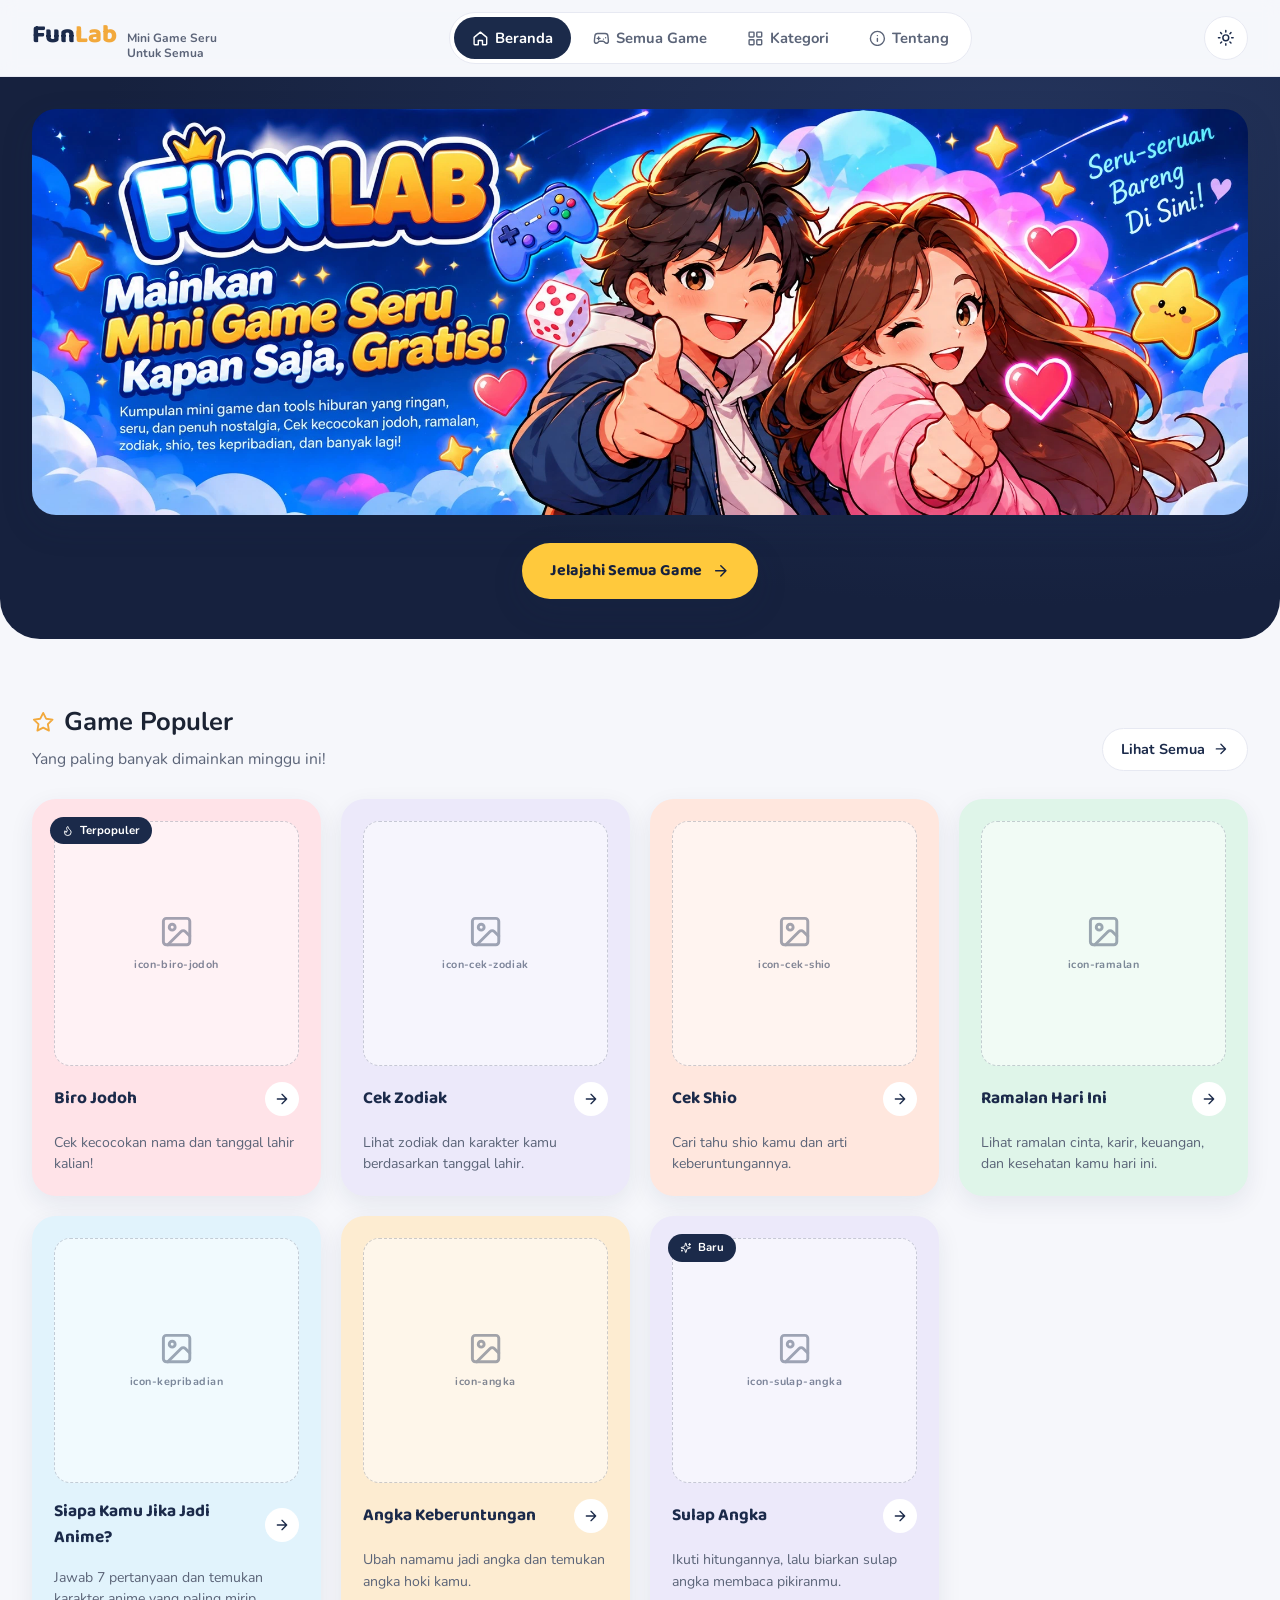
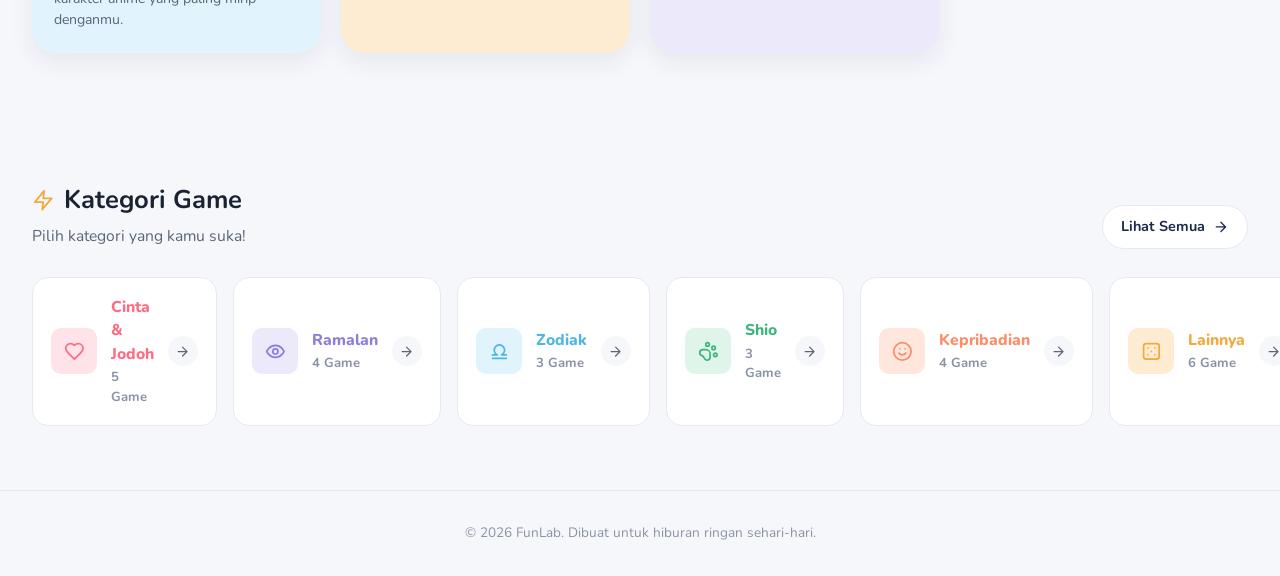
<file: index.html>
<!DOCTYPE html>
<html lang="id">
<head>
  <meta charset="UTF-8">
  <meta name="viewport" content="width=device-width, initial-scale=1.0">
  <title>FunLab — Mini Game Seru Untuk Semua</title>
  <meta name="description" content="Kumpulan mini game dan tools hiburan ringan: cek kecocokan jodoh, ramalan, zodiak, shio, tes kepribadian, sulap angka, dan banyak lagi.">
  <link rel="stylesheet" href="assets/css/style.css">
</head>
<body>

  <!-- ============ HEADER ============ -->
  <header class="site-header">
    <div class="container">
      <a href="index.html" class="logo">
        <span class="logo-mark">Fun<span>Lab</span></span>
        <span class="logo-tagline">Mini Game Seru<br>Untuk Semua</span>
      </a>

      <nav class="main-nav">
        <a href="index.html" class="active"><i data-icon="home"></i> Beranda</a>
        <a href="#game-populer"><i data-icon="gamepad"></i> Semua Game</a>
        <a href="#kategori"><i data-icon="grid"></i> Kategori</a>
        <a href="#tentang"><i data-icon="info"></i> Tentang</a>
      </nav>

      <button class="theme-toggle" type="button" aria-label="Ganti tema"></button>
    </div>
  </header>

  <!-- ============ HERO ============ -->
  <section class="hero">
    <div class="container">
      <h1 class="sr-only">Mainkan Mini Game Seru Kapan Saja, Gratis!</h1>
      <div class="hero-visual">
        <img class="hero-banner" src="assets/images/hero-banner.webp" width="2170" height="725" alt="FunLab — kumpulan mini game seru untuk semua" fetchpriority="high">
      </div>
      <div class="hero-cta">
        <a href="#game-populer" class="btn-primary">Jelajahi Semua Game <i data-icon="arrow-right"></i></a>
      </div>
    </div>
  </section>

  <!-- ============ GAME POPULER ============ -->
  <section class="section" id="game-populer">
    <div class="container">
      <div class="section-head">
        <div>
          <div class="section-title"><span class="icon"><i data-icon="star"></i></span> Game Populer</div>
          <p class="section-sub">Yang paling banyak dimainkan minggu ini!</p>
        </div>
        <a href="#kategori" class="btn-ghost">Lihat Semua <i data-icon="arrow-right"></i></a>
      </div>

      <div class="game-grid">

        <a class="game-card" style="--card-bg: var(--coral-100)" href="games/biro-jodoh/index.html" target="_blank" rel="noopener">
          <span class="badge"><i data-icon="flame"></i> Terpopuler</span>
          <div class="img-placeholder" data-asset="icon-biro-jodoh" style="--ph-color: rgba(255,255,255,0.55)"><i data-icon="image"></i></div>
          <h3>Biro Jodoh <span class="arrow"><i data-icon="arrow-right"></i></span></h3>
          <p>Cek kecocokan nama dan tanggal lahir kalian!</p>
        </a>

        <a class="game-card" style="--card-bg: var(--purple-100)" href="games/cek-zodiak/index.html" target="_blank" rel="noopener">
          <div class="img-placeholder" data-asset="icon-cek-zodiak" style="--ph-color: rgba(255,255,255,0.55)"><i data-icon="image"></i></div>
          <h3>Cek Zodiak <span class="arrow"><i data-icon="arrow-right"></i></span></h3>
          <p>Lihat zodiak dan karakter kamu berdasarkan tanggal lahir.</p>
        </a>

        <a class="game-card" style="--card-bg: var(--peach-100)" href="games/cek-shio/index.html" target="_blank" rel="noopener">
          <div class="img-placeholder" data-asset="icon-cek-shio" style="--ph-color: rgba(255,255,255,0.55)"><i data-icon="image"></i></div>
          <h3>Cek Shio <span class="arrow"><i data-icon="arrow-right"></i></span></h3>
          <p>Cari tahu shio kamu dan arti keberuntungannya.</p>
        </a>

        <a class="game-card" style="--card-bg: var(--green-100)" href="games/ramalan-hari-ini/index.html" target="_blank" rel="noopener">
          <div class="img-placeholder" data-asset="icon-ramalan" style="--ph-color: rgba(255,255,255,0.55)"><i data-icon="image"></i></div>
          <h3>Ramalan Hari Ini <span class="arrow"><i data-icon="arrow-right"></i></span></h3>
          <p>Lihat ramalan cinta, karir, keuangan, dan kesehatan kamu hari ini.</p>
        </a>

        <a class="game-card" style="--card-bg: var(--sky-100)" href="games/tes-kepribadian/index.html" target="_blank" rel="noopener">
          <div class="img-placeholder" data-asset="icon-kepribadian" style="--ph-color: rgba(255,255,255,0.55)"><i data-icon="image"></i></div>
          <h3>Siapa Kamu Jika Jadi Anime? <span class="arrow"><i data-icon="arrow-right"></i></span></h3>
          <p>Jawab 7 pertanyaan dan temukan karakter anime yang paling mirip denganmu.</p>
        </a>

        <a class="game-card" style="--card-bg: var(--gold-100)" href="games/angka-keberuntungan/index.html" target="_blank" rel="noopener">
          <div class="img-placeholder" data-asset="icon-angka" style="--ph-color: rgba(255,255,255,0.55)"><i data-icon="image"></i></div>
          <h3>Angka Keberuntungan <span class="arrow"><i data-icon="arrow-right"></i></span></h3>
          <p>Ubah namamu jadi angka dan temukan angka hoki kamu.</p>
        </a>

        <a class="game-card" style="--card-bg: var(--purple-100)" href="games/sulap-angka/index.html" target="_blank" rel="noopener">
          <span class="badge"><i data-icon="sparkles"></i> Baru</span>
          <div class="img-placeholder" data-asset="icon-sulap-angka" style="--ph-color: rgba(255,255,255,0.55)"><i data-icon="image"></i></div>
          <h3>Sulap Angka <span class="arrow"><i data-icon="arrow-right"></i></span></h3>
          <p>Ikuti hitungannya, lalu biarkan sulap angka membaca pikiranmu.</p>
        </a>

      </div>
    </div>
  </section>

  <!-- ============ KATEGORI ============ -->
  <section class="section" id="kategori">
    <div class="container">
      <div class="section-head">
        <div>
          <div class="section-title"><span class="icon"><i data-icon="zap"></i></span> Kategori Game</div>
          <p class="section-sub">Pilih kategori yang kamu suka!</p>
        </div>
        <a href="#game-populer" class="btn-ghost">Lihat Semua <i data-icon="arrow-right"></i></a>
      </div>

      <div class="category-grid">

        <a class="category-card" href="#game-populer" style="--cat-bg: var(--coral-100); --cat-color: var(--coral-500)">
          <div class="icon-box"><i data-icon="heart"></i></div>
          <div>
            <div class="cat-name">Cinta &amp; Jodoh</div>
            <div class="cat-count">5 Game</div>
          </div>
          <div class="cat-arrow"><i data-icon="arrow-right"></i></div>
        </a>

        <a class="category-card" href="#game-populer" style="--cat-bg: var(--purple-100); --cat-color: var(--purple-500)">
          <div class="icon-box"><i data-icon="eye"></i></div>
          <div>
            <div class="cat-name">Ramalan</div>
            <div class="cat-count">4 Game</div>
          </div>
          <div class="cat-arrow"><i data-icon="arrow-right"></i></div>
        </a>

        <a class="category-card" href="#game-populer" style="--cat-bg: var(--sky-100); --cat-color: var(--sky-500)">
          <div class="icon-box"><i data-icon="z-libra"></i></div>
          <div>
            <div class="cat-name">Zodiak</div>
            <div class="cat-count">3 Game</div>
          </div>
          <div class="cat-arrow"><i data-icon="arrow-right"></i></div>
        </a>

        <a class="category-card" href="#game-populer" style="--cat-bg: var(--green-100); --cat-color: var(--green-500)">
          <div class="icon-box"><i data-icon="paw"></i></div>
          <div>
            <div class="cat-name">Shio</div>
            <div class="cat-count">3 Game</div>
          </div>
          <div class="cat-arrow"><i data-icon="arrow-right"></i></div>
        </a>

        <a class="category-card" href="#game-populer" style="--cat-bg: var(--peach-100); --cat-color: var(--peach-500)">
          <div class="icon-box"><i data-icon="smile"></i></div>
          <div>
            <div class="cat-name">Kepribadian</div>
            <div class="cat-count">4 Game</div>
          </div>
          <div class="cat-arrow"><i data-icon="arrow-right"></i></div>
        </a>

        <a class="category-card" href="#game-populer" style="--cat-bg: var(--gold-100); --cat-color: var(--gold-500)">
          <div class="icon-box"><i data-icon="dice"></i></div>
          <div>
            <div class="cat-name">Lainnya</div>
            <div class="cat-count">6 Game</div>
          </div>
          <div class="cat-arrow"><i data-icon="arrow-right"></i></div>
        </a>

      </div>
    </div>
  </section>

  <!-- ============ FOOTER ============ -->
  <footer class="site-footer" id="tentang">
    <div class="container">
      <p>© 2026 FunLab. Dibuat untuk hiburan ringan sehari-hari.</p>
    </div>
  </footer>

  <script src="assets/js/icons.js"></script>
  <script src="assets/js/main.js"></script>
</body>
</html>
</file>
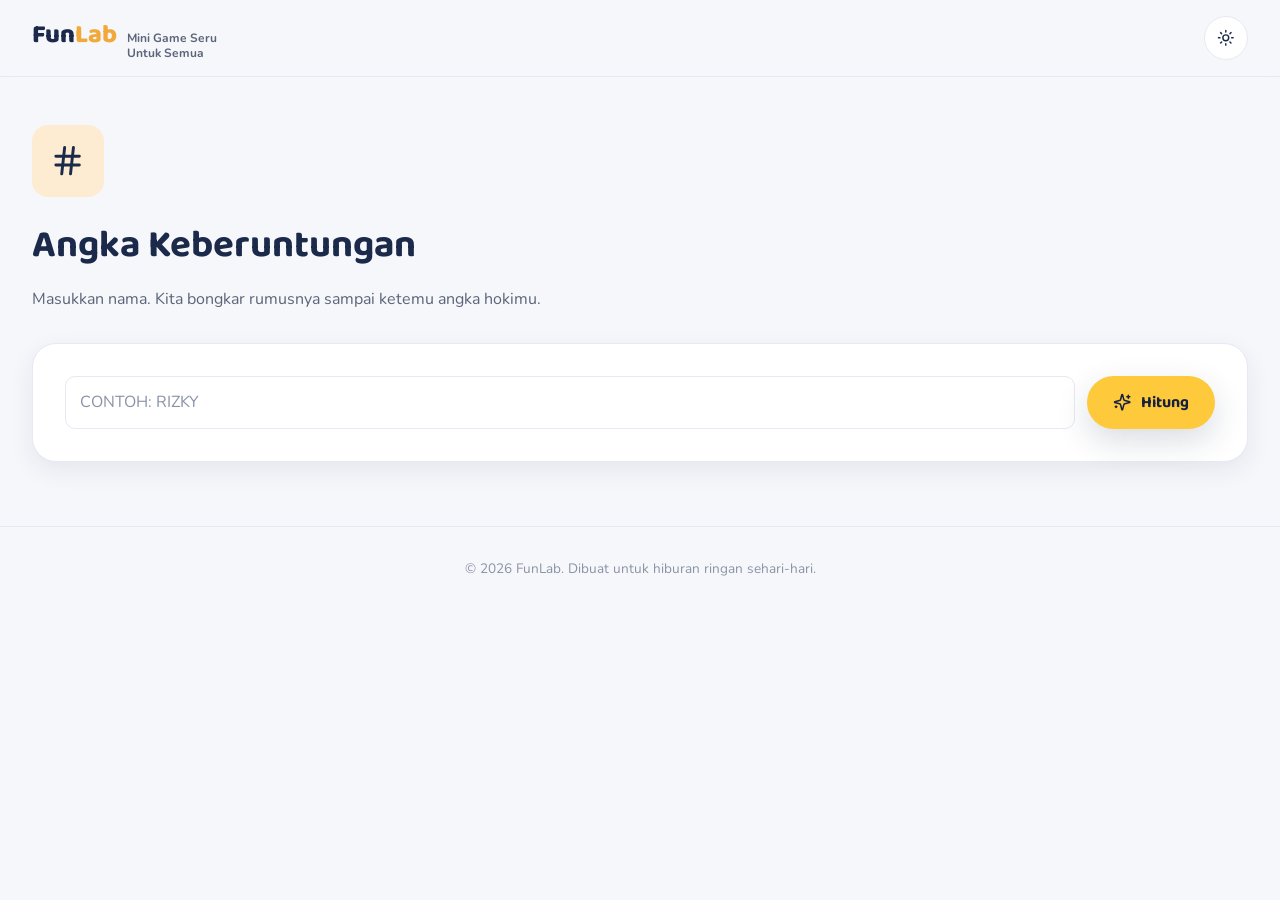
<file: games/angka-keberuntungan/index.html>
<!DOCTYPE html>
<html lang="id">
<head>
  <meta charset="UTF-8">
  <meta name="viewport" content="width=device-width, initial-scale=1.0">
  <title>Angka Keberuntungan — FunLab</title>
  <meta name="description" content="Ubah namamu jadi angka dan bongkar rumusnya sampai ketemu angka keberuntunganmu.">
  <link rel="stylesheet" href="../../assets/css/style.css">
  <link rel="stylesheet" href="style.css">
</head>
<body>

  <header class="site-header">
    <div class="container">
      <a href="../../index.html" class="logo">
        <span class="logo-mark">Fun<span>Lab</span></span>
        <span class="logo-tagline">Mini Game Seru<br>Untuk Semua</span>
      </a>
      <button class="theme-toggle" type="button" aria-label="Ganti tema"></button>
    </div>
  </header>

  <section class="game-page-hero">
    <div class="container">
      <div class="icon-box" style="--cat-bg: var(--gold-100)"><i data-icon="hash"></i></div>
      <h1>Angka Keberuntungan</h1>
      <p>Masukkan nama. Kita bongkar rumusnya sampai ketemu angka hokimu.</p>
    </div>
  </section>

  <section class="section" style="padding-top: 0;">
    <div class="container">
      <div class="game-panel">

        <div class="name-row">
          <input class="input" id="name" maxlength="40" placeholder="Contoh: RIZKY" autocomplete="off" aria-label="Nama kamu">
          <button class="btn btn-primary" id="calculate" type="button"><i data-icon="sparkles"></i> Hitung</button>
        </div>

        <p class="form-error" id="error" role="alert" hidden></p>

        <section id="loading" class="calc-loading" hidden aria-live="polite">
          <div class="spin"><i data-icon="hash"></i></div>
          <div class="loading-title" id="loadingText">Membaca nama...</div>
          <div class="loading-sub" id="loadingSub">Menyiapkan rumus</div>
          <div class="progress"><div class="progress-fill" id="loadingBar"></div></div>
        </section>

        <section id="result" hidden aria-live="polite">
          <div class="lucky-name" id="displayName"></div>

          <div class="lucky-number-box">
            <small>ANGKA KEBERUNTUNGAN</small>
            <div class="lucky-number" id="final">0</div>
          </div>

          <div class="formula">
            <div class="formula-title"><i data-icon="calculator"></i> Rumusnya</div>

            <div class="formula-step">
              <b>1. Ubah setiap huruf menjadi angka</b>
              <div class="letters" id="letters"></div>
            </div>

            <div class="formula-step">
              <b>2. Jumlahkan semua angka</b>
              <div class="formula-line" id="sumStep"></div>
            </div>

            <div class="formula-step">
              <b>3. Jika lebih dari 9, jumlahkan digitnya lagi</b>
              <div class="formula-line" id="reduceStep"></div>
            </div>
          </div>

          <div class="meaning"><i data-icon="sparkles"></i><span id="meaning"></span></div>

          <button class="btn btn-secondary btn-block" id="again" type="button" style="margin-top:16px"><i data-icon="rotate-ccw"></i> Coba Nama Lain</button>
        </section>

      </div>
    </div>
  </section>

  <footer class="site-footer">
    <div class="container">
      <p>© 2026 FunLab. Dibuat untuk hiburan ringan sehari-hari.</p>
    </div>
  </footer>

  <script src="../../assets/js/icons.js"></script>
  <script src="../../assets/js/main.js"></script>
  <script src="script.js"></script>
</body>
</html>
</file>
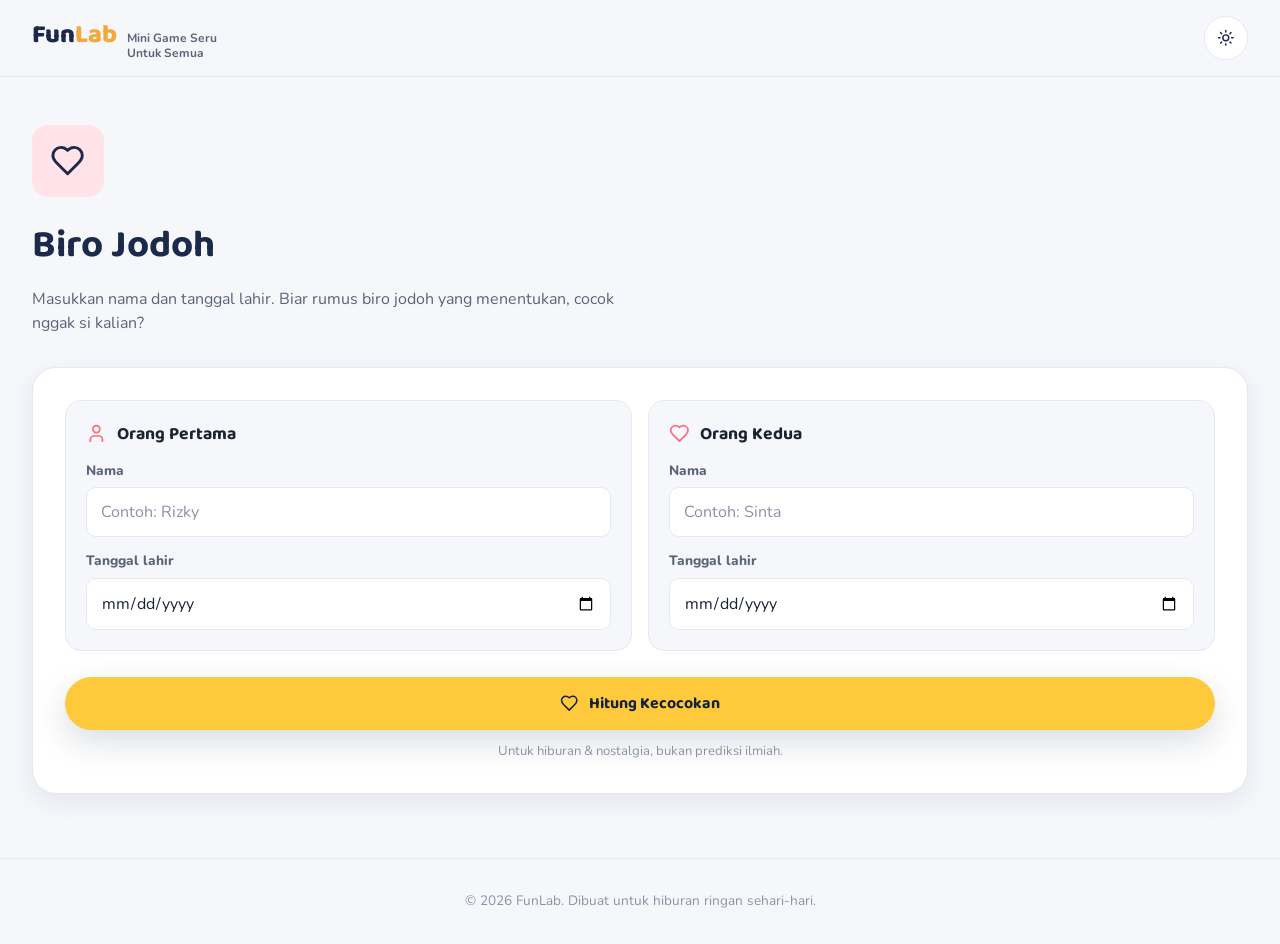
<file: games/biro-jodoh/index.html>
<!DOCTYPE html>
<html lang="id">
<head>
  <meta charset="UTF-8">
  <meta name="viewport" content="width=device-width, initial-scale=1.0">
  <title>Biro Jodoh — FunLab</title>
  <meta name="description" content="Cek kecocokan nama dan tanggal lahir kalian!">
  <link rel="stylesheet" href="../../assets/css/style.css">
  <link rel="stylesheet" href="style.css">
</head>
<body>

  <header class="site-header">
    <div class="container">
      <a href="../../index.html" class="logo">
        <span class="logo-mark">Fun<span>Lab</span></span>
        <span class="logo-tagline">Mini Game Seru<br>Untuk Semua</span>
      </a>
      <button class="theme-toggle" type="button" aria-label="Ganti tema"></button>
    </div>
  </header>

  <section class="game-page-hero">
    <div class="container">
      <div class="icon-box" style="--cat-bg: var(--coral-100)"><i data-icon="heart"></i></div>
      <h1>Biro Jodoh</h1>
      <p>Masukkan nama dan tanggal lahir. Biar rumus biro jodoh yang menentukan, cocok nggak si kalian?</p>
    </div>
  </section>

  <section class="section" style="padding-top: 0;">
    <div class="container">
      <div class="game-panel">

        <div class="couple-grid">
          <div class="person-form">
            <div class="form-title"><i data-icon="user"></i> Orang Pertama</div>
            <div class="form-field">
              <label for="n1">Nama</label>
              <input class="input" id="n1" placeholder="Contoh: Rizky" maxlength="40" autocomplete="off">
            </div>
            <div class="form-field">
              <label for="d1">Tanggal lahir</label>
              <input class="input" id="d1" type="date">
            </div>
          </div>

          <div class="person-form">
            <div class="form-title"><i data-icon="heart"></i> Orang Kedua</div>
            <div class="form-field">
              <label for="n2">Nama</label>
              <input class="input" id="n2" placeholder="Contoh: Sinta" maxlength="40" autocomplete="off">
            </div>
            <div class="form-field">
              <label for="d2">Tanggal lahir</label>
              <input class="input" id="d2" type="date">
            </div>
          </div>
        </div>

        <p class="form-error" id="error" role="alert" hidden></p>

        <button class="btn btn-primary btn-block" id="go" type="button"><i data-icon="heart"></i> Hitung Kecocokan</button>
        <p class="note">Untuk hiburan &amp; nostalgia, bukan prediksi ilmiah.</p>

        <section id="result" hidden aria-live="polite">
          <div class="names">
            <span id="rn1"></span>
            <span class="names-heart"><i data-icon="heart"></i></span>
            <span id="rn2"></span>
          </div>

          <div class="score">
            <small>TINGKAT KECOCOKAN</small>
            <div class="score-num"><strong id="score">0</strong><span>%</span></div>
            <div class="meter"><span class="meter-fill" id="bar"></span></div>
          </div>

          <div class="stats">
            <div class="stat"><i data-icon="heart"></i><b id="a">0%</b><small>Chemistry</small></div>
            <div class="stat"><i data-icon="message"></i><b id="b">0%</b><small>Komunikasi</small></div>
            <div class="stat"><i data-icon="user"></i><b id="c">0%</b><small>Karakter</small></div>
            <div class="stat"><i data-icon="star"></i><b id="d">0%</b><small>Hoki</small></div>
          </div>

          <div class="people">
            <div class="person">
              <div class="person-name" id="p1"></div>
              <div class="person-meta">
                <div><i data-icon="star"></i> Zodiak: <strong id="z1"></strong></div>
                <div><i data-icon="paw"></i> Shio: <strong id="s1"></strong></div>
                <div><i data-icon="sparkles"></i> Elemen: <strong id="e1"></strong></div>
              </div>
            </div>
            <div class="person">
              <div class="person-name" id="p2"></div>
              <div class="person-meta">
                <div><i data-icon="star"></i> Zodiak: <strong id="z2"></strong></div>
                <div><i data-icon="paw"></i> Shio: <strong id="s2"></strong></div>
                <div><i data-icon="sparkles"></i> Elemen: <strong id="e2"></strong></div>
              </div>
            </div>
          </div>

          <div class="verdict"><span id="verdictIcon"></span><span id="v"></span></div>

          <button class="btn btn-secondary btn-block" id="reset" type="button" style="margin-top:16px"><i data-icon="rotate-ccw"></i> Coba Lagi</button>
        </section>

      </div>
    </div>
  </section>

  <footer class="site-footer">
    <div class="container">
      <p>© 2026 FunLab. Dibuat untuk hiburan ringan sehari-hari.</p>
    </div>
  </footer>

  <script src="../../assets/js/icons.js"></script>
  <script src="../../assets/js/main.js"></script>
  <script src="script.js"></script>
</body>
</html>
</file>
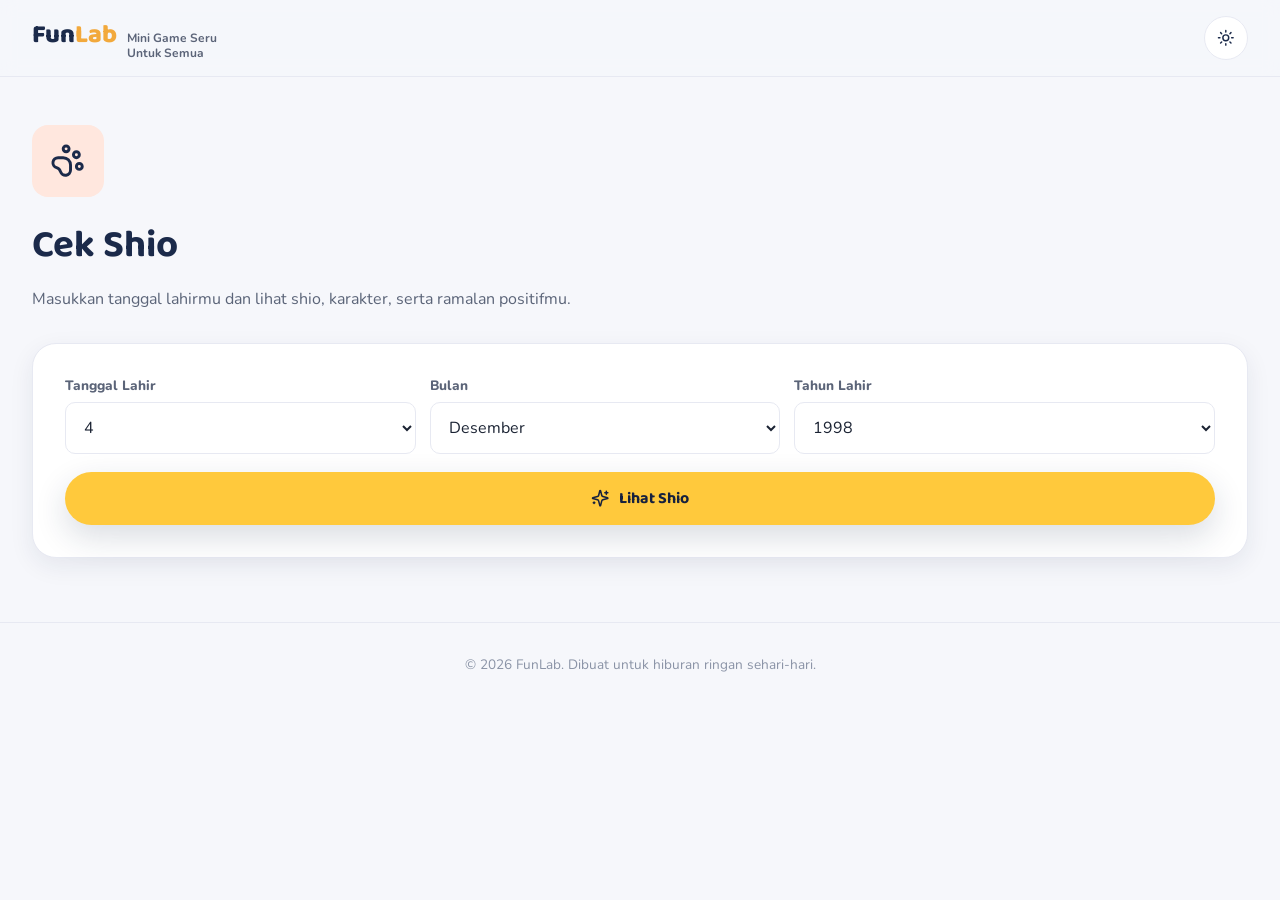
<file: games/cek-shio/index.html>
<!DOCTYPE html>
<html lang="id">
<head>
  <meta charset="UTF-8">
  <meta name="viewport" content="width=device-width, initial-scale=1.0">
  <title>Cek Shio — FunLab</title>
  <meta name="description" content="Cari tahu shio kamu dan arti keberuntungannya.">
  <link rel="stylesheet" href="../../assets/css/style.css">
  <link rel="stylesheet" href="style.css">
</head>
<body>

  <header class="site-header">
    <div class="container">
      <a href="../../index.html" class="logo">
        <span class="logo-mark">Fun<span>Lab</span></span>
        <span class="logo-tagline">Mini Game Seru<br>Untuk Semua</span>
      </a>
      <button class="theme-toggle" type="button" aria-label="Ganti tema"></button>
    </div>
  </header>

  <section class="game-page-hero">
    <div class="container">
      <div class="icon-box" style="--cat-bg: var(--peach-100)"><i data-icon="paw"></i></div>
      <h1>Cek Shio</h1>
      <p>Masukkan tanggal lahirmu dan lihat shio, karakter, serta ramalan positifmu.</p>
    </div>
  </section>

  <section class="section" style="padding-top: 0;">
    <div class="container">
      <div class="game-panel">

        <form id="form" class="date-form" novalidate>
          <div class="form-field">
            <label for="day">Tanggal Lahir</label>
            <select class="select" id="day"></select>
          </div>
          <div class="form-field">
            <label for="month">Bulan</label>
            <select class="select" id="month"></select>
          </div>
          <div class="form-field">
            <label for="year">Tahun Lahir</label>
            <select class="select" id="year"></select>
          </div>
          <button type="submit" class="btn btn-primary btn-block"><i data-icon="sparkles"></i> Lihat Shio</button>
        </form>

        <p class="form-error" id="error" role="alert" hidden></p>

        <section id="result" class="shio-result" hidden aria-live="polite">
          <div class="s-hero">
            <div class="s-symbol" id="symbol" lang="zh"></div>
            <div class="s-name" id="shio"></div>
            <div class="s-period" id="period"></div>
            <div class="s-meta">
              <div class="pill" id="element"></div>
              <div class="pill"><i data-icon="calendar"></i> <span id="birth"></span></div>
            </div>
            <p class="s-imlek" id="imlek-note" hidden></p>
          </div>

          <div class="s-aura">
            <div class="s-aura-title"><i data-icon="sparkles"></i> Aura Kamu</div>
            <div class="s-aura-name" id="aura"></div>
            <p id="auraMeaning"></p>
          </div>

          <div class="s-grid">
            <div class="s-box"><div class="s-box-title"><i data-icon="wallet"></i> Keuangan</div><p id="money"></p></div>
            <div class="s-box"><div class="s-box-title"><i data-icon="heart"></i> Percintaan</div><p id="love"></p></div>
            <div class="s-box"><div class="s-box-title"><i data-icon="briefcase"></i> Karier</div><p id="career"></p></div>
            <div class="s-box"><div class="s-box-title"><i data-icon="users"></i> Sosial</div><p id="social"></p></div>
            <div class="s-box"><div class="s-box-title"><i data-icon="zap"></i> Energi</div><p id="energy"></p></div>
            <div class="s-box"><div class="s-box-title"><i data-icon="star"></i> Peluang</div><p id="opportunity"></p></div>
          </div>

          <div class="s-lucky">
            <div class="s-lucky-item"><span><i data-icon="paw"></i> Hewan Keberuntungan</span><strong id="luckyAnimal"></strong></div>
            <div class="s-lucky-item"><span><i data-icon="hash"></i> Angka Keberuntungan</span><strong id="luckyNumber"></strong></div>
            <div class="s-lucky-item"><span><i data-icon="sparkles"></i> Warna Keberuntungan</span><strong id="color"></strong></div>
          </div>

          <p class="note">Ramalan ini dibuat untuk hiburan dan refleksi ringan, bukan prediksi pasti tentang masa depan. Shio ditentukan berdasarkan tahun lahir dalam siklus 12 tahun.</p>
          <button type="button" class="btn btn-secondary btn-block" id="reset" style="margin-top:16px"><i data-icon="rotate-ccw"></i> Cek Tahun Lain</button>
        </section>

      </div>
    </div>
  </section>

  <footer class="site-footer">
    <div class="container">
      <p>© 2026 FunLab. Dibuat untuk hiburan ringan sehari-hari.</p>
    </div>
  </footer>

  <script src="../../assets/js/icons.js"></script>
  <script src="../../assets/js/main.js"></script>
  <script src="script.js"></script>
</body>
</html>
</file>
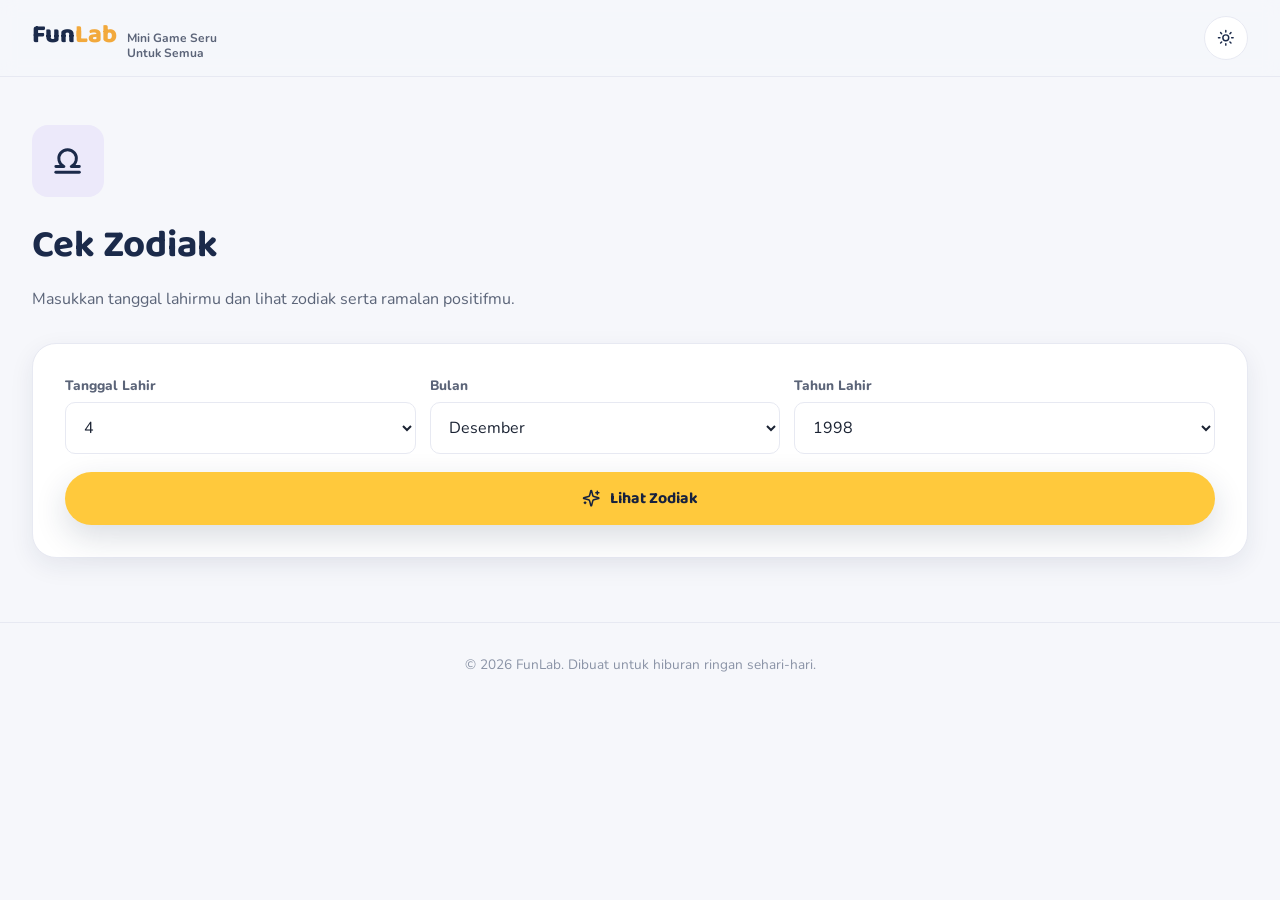
<file: games/cek-zodiak/index.html>
<!DOCTYPE html>
<html lang="id">
<head>
  <meta charset="UTF-8">
  <meta name="viewport" content="width=device-width, initial-scale=1.0">
  <title>Cek Zodiak — FunLab</title>
  <meta name="description" content="Lihat zodiak dan karakter kamu berdasarkan tanggal lahir.">
  <link rel="stylesheet" href="../../assets/css/style.css">
  <link rel="stylesheet" href="style.css">
</head>
<body>

  <header class="site-header">
    <div class="container">
      <a href="../../index.html" class="logo">
        <span class="logo-mark">Fun<span>Lab</span></span>
        <span class="logo-tagline">Mini Game Seru<br>Untuk Semua</span>
      </a>
      <button class="theme-toggle" type="button" aria-label="Ganti tema"></button>
    </div>
  </header>

  <section class="game-page-hero">
    <div class="container">
      <div class="icon-box" style="--cat-bg: var(--purple-100)"><i data-icon="z-libra"></i></div>
      <h1>Cek Zodiak</h1>
      <p>Masukkan tanggal lahirmu dan lihat zodiak serta ramalan positifmu.</p>
    </div>
  </section>

  <section class="section" style="padding-top: 0;">
    <div class="container">
      <div class="game-panel">

        <form id="form" class="date-form" novalidate>
          <div class="form-field">
            <label for="day">Tanggal Lahir</label>
            <select class="select" id="day"></select>
          </div>
          <div class="form-field">
            <label for="month">Bulan</label>
            <select class="select" id="month"></select>
          </div>
          <div class="form-field">
            <label for="year">Tahun Lahir</label>
            <select class="select" id="year"></select>
          </div>
          <button type="submit" class="btn btn-primary btn-block"><i data-icon="sparkles"></i> Lihat Zodiak</button>
        </form>

        <p class="form-error" id="error" role="alert" hidden></p>

        <section id="result" class="zodiac-result" hidden aria-live="polite">
          <div class="z-hero">
            <div class="z-symbol" id="symbol"></div>
            <div class="z-name" id="zodiac"></div>
            <div class="z-period" id="period"></div>
            <div class="z-meta">
              <div class="pill" id="element"></div>
              <div class="pill"><i data-icon="calendar"></i> <span id="birth"></span></div>
            </div>
          </div>

          <div class="z-grid">
            <div class="z-box"><div class="z-box-title"><i data-icon="wallet"></i> Keuangan</div><p id="money"></p></div>
            <div class="z-box"><div class="z-box-title"><i data-icon="heart"></i> Percintaan</div><p id="love"></p></div>
            <div class="z-box"><div class="z-box-title"><i data-icon="briefcase"></i> Karier</div><p id="career"></p></div>
            <div class="z-box"><div class="z-box-title"><i data-icon="users"></i> Sosial</div><p id="social"></p></div>
            <div class="z-box"><div class="z-box-title"><i data-icon="zap"></i> Energi</div><p id="energy"></p></div>
            <div class="z-box"><div class="z-box-title"><i data-icon="star"></i> Peluang</div><p id="opportunity"></p></div>
          </div>

          <div class="lucky">
            <div class="lucky-title"><i data-icon="sparkles"></i> Keberuntungan</div>
            <div class="lucky-row">Angka: <strong id="number"></strong> &nbsp;•&nbsp; Warna: <strong id="color"></strong></div>
          </div>

          <p class="note">Ramalan ini dibuat untuk hiburan dan refleksi ringan, bukan prediksi pasti tentang masa depan.</p>
          <button type="button" class="btn btn-secondary btn-block" id="reset" style="margin-top:16px"><i data-icon="rotate-ccw"></i> Cek Tanggal Lain</button>
        </section>

      </div>
    </div>
  </section>

  <footer class="site-footer">
    <div class="container">
      <p>© 2026 FunLab. Dibuat untuk hiburan ringan sehari-hari.</p>
    </div>
  </footer>

  <script src="../../assets/js/icons.js"></script>
  <script src="../../assets/js/main.js"></script>
  <script src="script.js"></script>
</body>
</html>
</file>
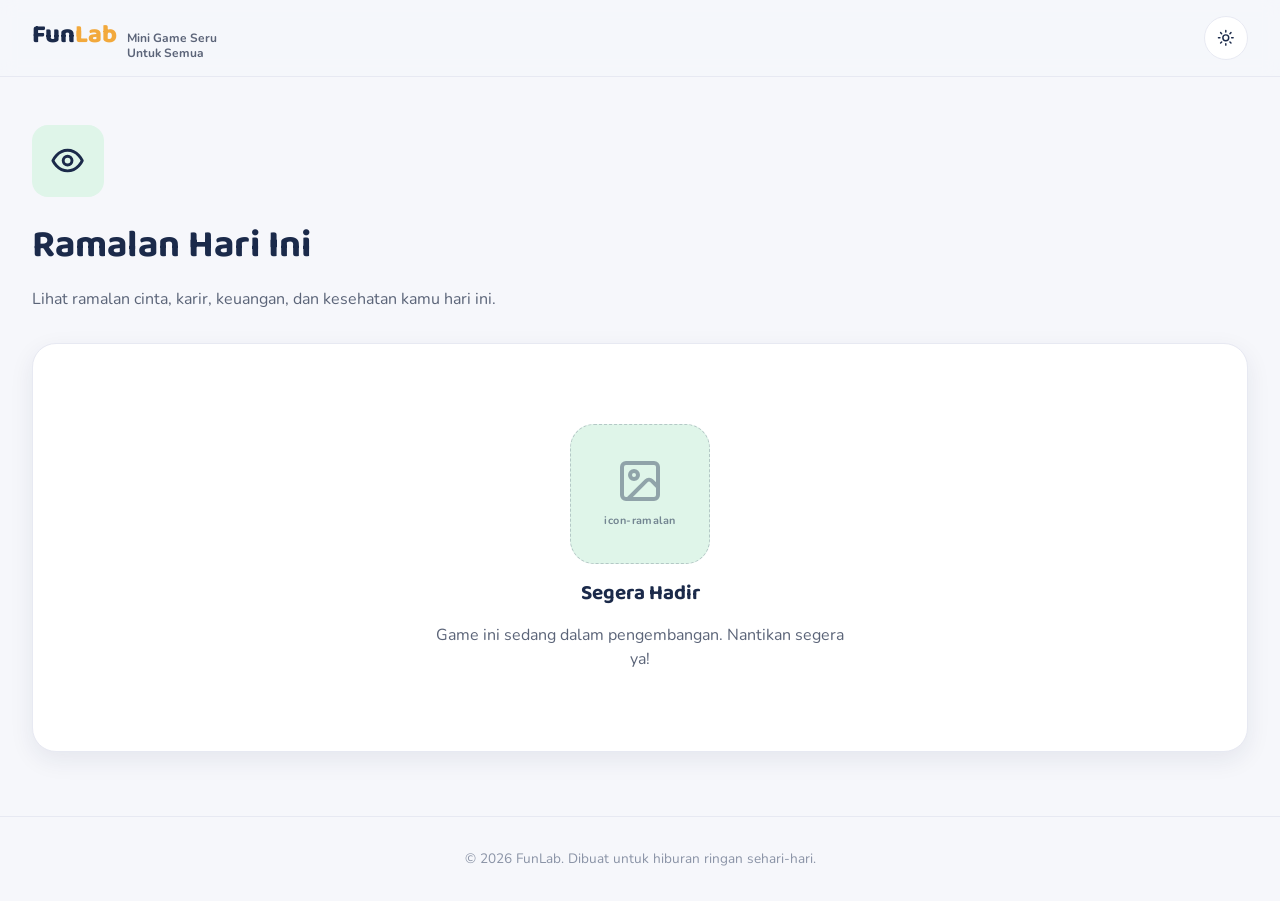
<file: games/ramalan-hari-ini/index.html>
<!DOCTYPE html>
<html lang="id">
<head>
  <meta charset="UTF-8">
  <meta name="viewport" content="width=device-width, initial-scale=1.0">
  <title>Ramalan Hari Ini — FunLab</title>
  <meta name="description" content="Lihat ramalan cinta, karir, keuangan, dan kesehatan kamu hari ini.">
  <link rel="stylesheet" href="../../assets/css/style.css">
  <link rel="stylesheet" href="style.css">
</head>
<body>

  <header class="site-header">
    <div class="container">
      <a href="../../index.html" class="logo">
        <span class="logo-mark">Fun<span>Lab</span></span>
        <span class="logo-tagline">Mini Game Seru<br>Untuk Semua</span>
      </a>
      <button class="theme-toggle" type="button" aria-label="Ganti tema"></button>
    </div>
  </header>

  <section class="game-page-hero">
    <div class="container">
      <div class="icon-box" style="--cat-bg: var(--green-100)"><i data-icon="eye"></i></div>
      <h1>Ramalan Hari Ini</h1>
      <p>Lihat ramalan cinta, karir, keuangan, dan kesehatan kamu hari ini.</p>
    </div>
  </section>

  <section class="section" style="padding-top: 0;">
    <div class="container">
      <div class="game-panel">
        <!--
          TODO: Bangun logika &amp; UI game "Ramalan Hari Ini" di sini.
          Elemen di bawah ini hanya placeholder tampilan.
        -->
        <div class="coming-soon">
          <div class="img-placeholder" data-asset="icon-ramalan" style="--ph-color: var(--green-100)"><i data-icon="image"></i></div>
          <h2>Segera Hadir</h2>
          <p>Game ini sedang dalam pengembangan. Nantikan segera ya!</p>
        </div>
      </div>
    </div>
  </section>

  <footer class="site-footer">
    <div class="container">
      <p>© 2026 FunLab. Dibuat untuk hiburan ringan sehari-hari.</p>
    </div>
  </footer>

  <script src="../../assets/js/icons.js"></script>
  <script src="../../assets/js/main.js"></script>
  <script src="script.js"></script>
</body>
</html>
</file>
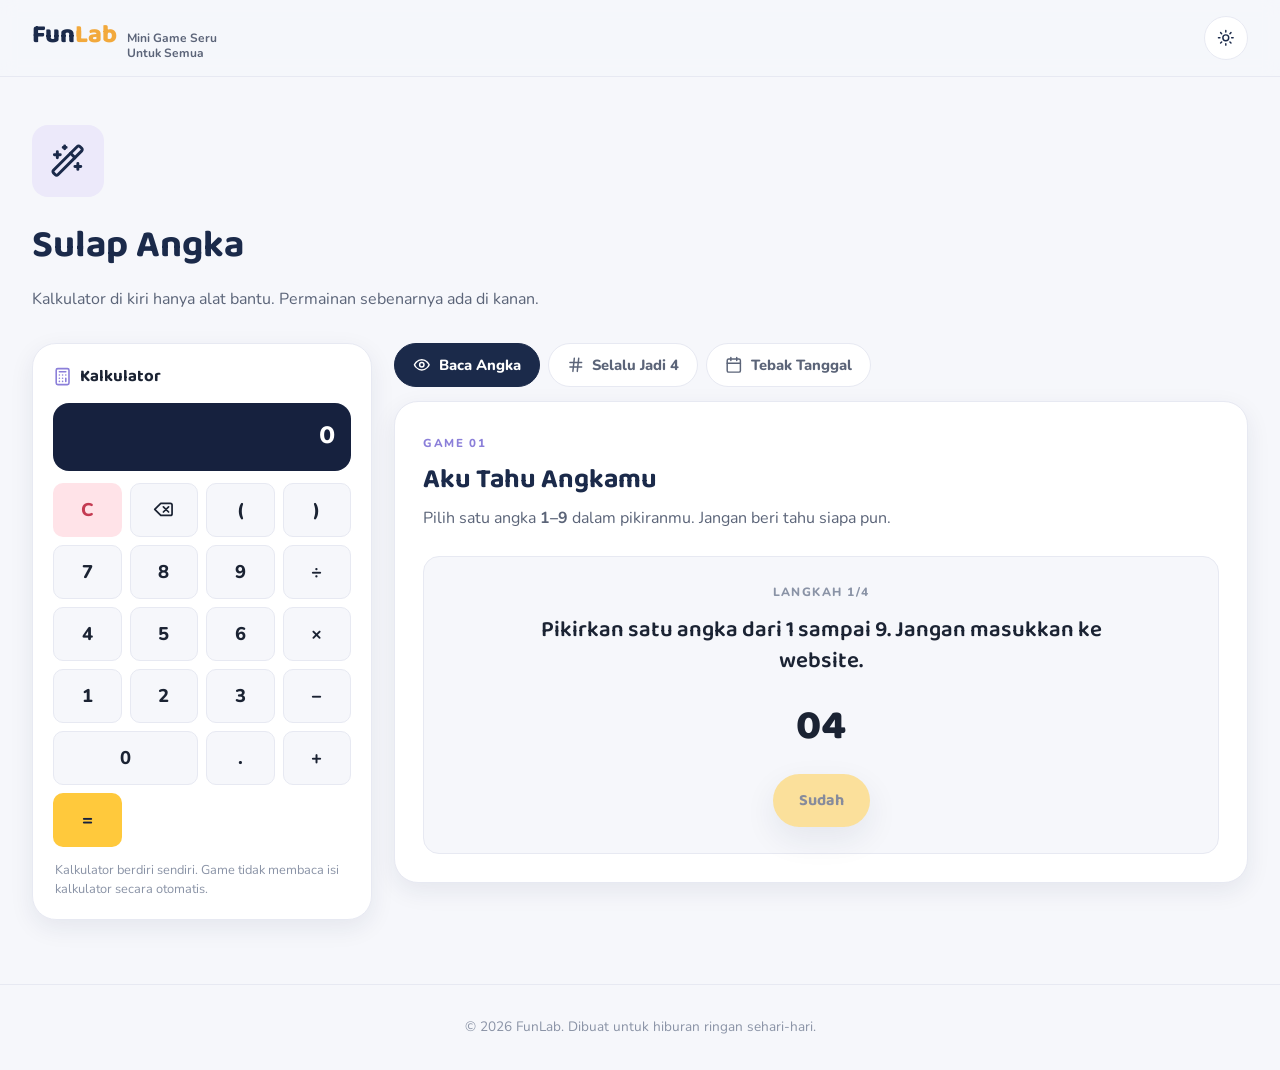
<file: games/sulap-angka/index.html>
<!DOCTYPE html>
<html lang="id">
<head>
  <meta charset="UTF-8">
  <meta name="viewport" content="width=device-width, initial-scale=1.0">
  <title>Sulap Angka — FunLab</title>
  <meta name="description" content="Ikuti hitungannya di kalkulator, lalu biarkan sulap angka membaca pikiranmu.">
  <link rel="stylesheet" href="../../assets/css/style.css">
  <link rel="stylesheet" href="style.css">
</head>
<body>

  <header class="site-header">
    <div class="container">
      <a href="../../index.html" class="logo">
        <span class="logo-mark">Fun<span>Lab</span></span>
        <span class="logo-tagline">Mini Game Seru<br>Untuk Semua</span>
      </a>
      <button class="theme-toggle" type="button" aria-label="Ganti tema"></button>
    </div>
  </header>

  <section class="game-page-hero">
    <div class="container">
      <div class="icon-box" style="--cat-bg: var(--purple-100)"><i data-icon="wand"></i></div>
      <h1>Sulap Angka</h1>
      <p>Kalkulator di kiri hanya alat bantu. Permainan sebenarnya ada di kanan.</p>
    </div>
  </section>

  <section class="section" style="padding-top: 0;">
    <div class="container">
      <div class="magic-layout">

        <!-- ============ KALKULATOR ============ -->
        <aside class="calculator">
          <div class="panel-title"><i data-icon="calculator"></i> Kalkulator</div>
          <div class="calc-display" id="display" aria-live="polite">0</div>
          <div class="keys">
            <button type="button" data-key="C" class="danger" aria-label="Hapus semua">C</button>
            <button type="button" data-key="back" aria-label="Hapus satu karakter"><i data-icon="delete"></i></button>
            <button type="button" data-key="(">(</button>
            <button type="button" data-key=")">)</button>

            <button type="button" data-key="7">7</button>
            <button type="button" data-key="8">8</button>
            <button type="button" data-key="9">9</button>
            <button type="button" data-key="/" aria-label="Bagi">÷</button>

            <button type="button" data-key="4">4</button>
            <button type="button" data-key="5">5</button>
            <button type="button" data-key="6">6</button>
            <button type="button" data-key="*" aria-label="Kali">×</button>

            <button type="button" data-key="1">1</button>
            <button type="button" data-key="2">2</button>
            <button type="button" data-key="3">3</button>
            <button type="button" data-key="-" aria-label="Kurang">−</button>

            <button type="button" data-key="0" class="zero">0</button>
            <button type="button" data-key=".">.</button>
            <button type="button" data-key="+" aria-label="Tambah">+</button>
            <button type="button" data-key="=" class="equal" aria-label="Sama dengan">=</button>
          </div>
          <p class="calc-note">Kalkulator berdiri sendiri. Game tidak membaca isi kalkulator secara otomatis.</p>
        </aside>

        <!-- ============ GAME ============ -->
        <section class="magic">
          <div class="magic-tabs" role="tablist" aria-label="Pilih sulap">
            <button type="button" class="tab" role="tab" aria-selected="true" data-game="mind"><i data-icon="eye"></i> Baca Angka</button>
            <button type="button" class="tab" role="tab" aria-selected="false" data-game="four"><i data-icon="hash"></i> Selalu Jadi 4</button>
            <button type="button" class="tab" role="tab" aria-selected="false" data-game="birth"><i data-icon="calendar"></i> Tebak Tanggal</button>
          </div>

          <!-- ---- Game 1: Baca Angka ---- -->
          <div id="mindGame" class="magic-card" role="tabpanel">
            <span class="magic-tag">GAME 01</span>
            <h2>Aku Tahu Angkamu</h2>
            <p class="magic-lead">Pilih satu angka <strong>1–9</strong> dalam pikiranmu. Jangan beri tahu siapa pun.</p>

            <div id="mindStep" class="step">
              <div class="step-number">LANGKAH <span id="mindNum">1</span>/4</div>
              <p class="step-text" id="mindInstruction"></p>
              <div class="timer" id="mindTimer" role="timer">05</div>
              <button type="button" id="mindDone" class="btn btn-primary" disabled>Sudah</button>
            </div>

            <div id="mindFinal" class="final-input" hidden>
              <label for="mindAnswer">Sekarang masukkan hasil terakhir dari kalkulator:</label>
              <input class="input" id="mindAnswer" type="number" inputmode="numeric" placeholder="Contoh: 70">
              <button type="button" id="mindReveal" class="btn btn-primary btn-block"><i data-icon="eye"></i> Baca Angkaku</button>
              <p class="secret-note">Jangan masukkan angka awalmu. Masukkan hanya hasil hitungan terakhir.</p>
            </div>

            <div id="mindResult" class="magic-result" hidden aria-live="polite">
              <div class="result-label">SAYA TAHU ANGKAMU</div>
              <div class="big" id="mindValue"></div>
              <p id="mindExplain"></p>
              <button type="button" id="mindReset" class="btn btn-secondary"><i data-icon="rotate-ccw"></i> Main Lagi</button>
            </div>
          </div>

          <!-- ---- Game 2: Selalu Jadi 4 ---- -->
          <div id="fourGame" class="magic-card" role="tabpanel" hidden>
            <span class="magic-tag">GAME 02</span>
            <h2>Selalu Jadi 4</h2>
            <p class="magic-lead">Ikuti hitungan menggunakan kalkulator di kiri.</p>

            <div id="fourStep" class="step">
              <div class="step-number">LANGKAH <span id="fourNum">1</span>/4</div>
              <p class="step-text" id="fourInstruction"></p>
              <div class="timer" id="fourTimer" role="timer">05</div>
              <button type="button" id="fourDone" class="btn btn-primary" disabled>Sudah</button>
            </div>

            <div id="fourResult" class="magic-result" hidden aria-live="polite">
              <div class="result-label">HASIL SULAP</div>
              <div class="big">4</div>
              <p>Angka apa pun yang dipilih, hasil akhirnya selalu 4.</p>
              <div class="formula-box">
                Rumusnya: (2n + 8) ÷ 2 − n = n + 4 − n = <strong>4</strong>
              </div>
              <button type="button" id="fourReset" class="btn btn-secondary"><i data-icon="rotate-ccw"></i> Main Lagi</button>
            </div>
          </div>

          <!-- ---- Game 3: Tebak Tanggal ---- -->
          <div id="birthGame" class="magic-card" role="tabpanel" hidden>
            <span class="magic-tag">GAME 03</span>
            <h2>Tebak Tanggal Lahir</h2>
            <p class="magic-lead">Ikuti rumus. Jangan masukkan tanggal lahirmu ke website.</p>

            <div id="birthStep" class="step">
              <div class="step-number">LANGKAH <span id="birthNum">1</span>/5</div>
              <p class="step-text" id="birthInstruction"></p>
              <div class="timer" id="birthTimer" role="timer">05</div>
              <button type="button" id="birthDone" class="btn btn-primary" disabled>Sudah</button>
            </div>

            <div id="birthFinal" class="final-input" hidden>
              <label for="birthAnswer">Masukkan hasil hitungan terakhir:</label>
              <input class="input" id="birthAnswer" type="number" inputmode="numeric" placeholder="Contoh: 417">
              <button type="button" id="birthReveal" class="btn btn-primary btn-block"><i data-icon="calendar"></i> Tebak Tanggal</button>
            </div>

            <div id="birthResult" class="magic-result" hidden aria-live="polite">
              <div class="result-label">HASIL SULAP</div>
              <div class="big" id="birthValue"></div>
              <p id="birthExplain"></p>
              <button type="button" id="birthReset" class="btn btn-secondary"><i data-icon="rotate-ccw"></i> Main Lagi</button>
            </div>
          </div>
        </section>

      </div>
    </div>
  </section>

  <footer class="site-footer">
    <div class="container">
      <p>© 2026 FunLab. Dibuat untuk hiburan ringan sehari-hari.</p>
    </div>
  </footer>

  <script src="../../assets/js/icons.js"></script>
  <script src="../../assets/js/main.js"></script>
  <script src="script.js"></script>
</body>
</html>
</file>
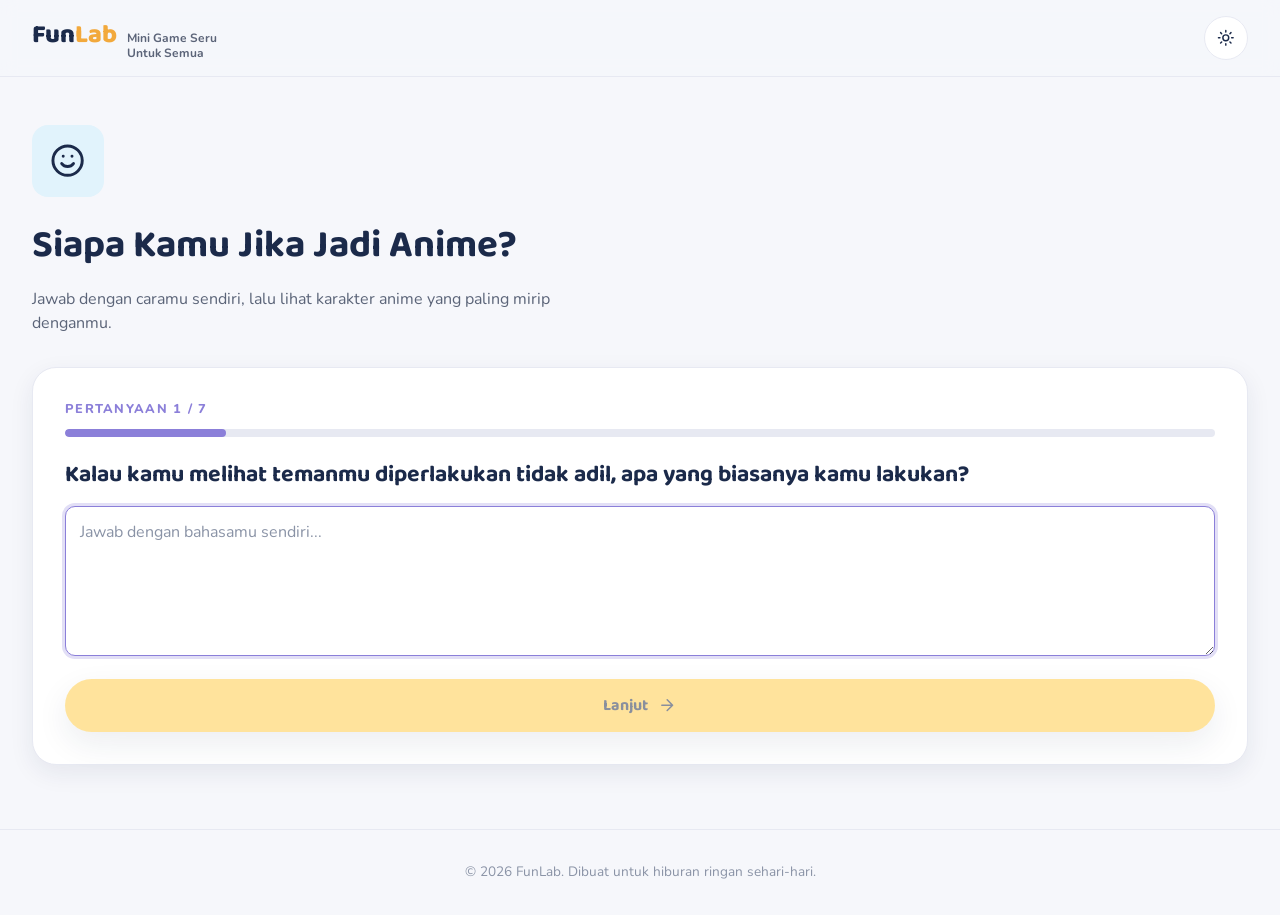
<file: games/tes-kepribadian/index.html>
<!DOCTYPE html>
<html lang="id">
<head>
  <meta charset="UTF-8">
  <meta name="viewport" content="width=device-width, initial-scale=1.0">
  <title>Siapa Kamu Jika Jadi Anime? — FunLab</title>
  <meta name="description" content="Jawab 7 pertanyaan dengan bahasamu sendiri dan temukan karakter anime yang paling mirip denganmu.">
  <link rel="stylesheet" href="../../assets/css/style.css">
  <link rel="stylesheet" href="style.css">
</head>
<body>

  <header class="site-header">
    <div class="container">
      <a href="../../index.html" class="logo">
        <span class="logo-mark">Fun<span>Lab</span></span>
        <span class="logo-tagline">Mini Game Seru<br>Untuk Semua</span>
      </a>
      <button class="theme-toggle" type="button" aria-label="Ganti tema"></button>
    </div>
  </header>

  <section class="game-page-hero">
    <div class="container">
      <div class="icon-box" style="--cat-bg: var(--sky-100)"><i data-icon="smile"></i></div>
      <h1>Siapa Kamu Jika Jadi Anime?</h1>
      <p>Jawab dengan caramu sendiri, lalu lihat karakter anime yang paling mirip denganmu.</p>
    </div>
  </section>

  <section class="section" style="padding-top: 0;">
    <div class="container">
      <div class="game-panel">

        <section id="quiz">
          <div class="a-step" id="step"></div>
          <div class="a-progress" role="progressbar" aria-valuemin="0" aria-valuemax="100" aria-valuenow="0" id="progress">
            <div class="a-bar" id="bar"></div>
          </div>
          <h2 class="a-question" id="question"></h2>
          <textarea class="a-textarea" id="answer" rows="5" maxlength="600" aria-labelledby="question"></textarea>
          <div class="a-actions">
            <button type="button" class="btn btn-secondary" id="back"><i data-icon="arrow-left"></i> Kembali</button>
            <button type="button" class="btn btn-primary" id="next" disabled>Lanjut</button>
          </div>
        </section>

        <section id="loading" class="a-loading" hidden aria-live="polite">
          <div class="a-loader" aria-hidden="true"></div>
          <strong>Membaca jawabanmu...</strong>
          <p>Mencari pola dari caramu menjawab, lalu mencocokkannya dengan karakter yang paling mirip.</p>
        </section>

        <section id="result" class="a-result" hidden aria-live="polite">
          <div class="a-hero">
            <div class="a-badge">Hasil Analisis</div>
            <div class="a-character" id="character"></div>
            <div class="a-anime" id="anime"></div>
            <div class="a-match" id="match"></div>
            <div class="a-traits" id="traits"></div>
          </div>

          <div class="a-box">
            <div class="a-box-title"><i data-icon="sparkles"></i> Kenapa kamu cocok?</div>
            <p id="reason"></p>
          </div>
          <div class="a-box">
            <div class="a-box-title"><i data-icon="user"></i> Profil karaktermu</div>
            <p id="profile"></p>
          </div>

          <p class="note">Hasil ini hanya hiburan berdasarkan pola jawabanmu. Kemiripan karakter bukan penilaian kepribadian profesional.</p>
          <button type="button" class="btn btn-secondary btn-block" id="restart" style="margin-top:16px"><i data-icon="rotate-ccw"></i> Coba Lagi</button>
        </section>

      </div>
    </div>
  </section>

  <footer class="site-footer">
    <div class="container">
      <p>© 2026 FunLab. Dibuat untuk hiburan ringan sehari-hari.</p>
    </div>
  </footer>

  <script src="../../assets/js/icons.js"></script>
  <script src="../../assets/js/main.js"></script>
  <script src="script.js"></script>
</body>
</html>
</file>
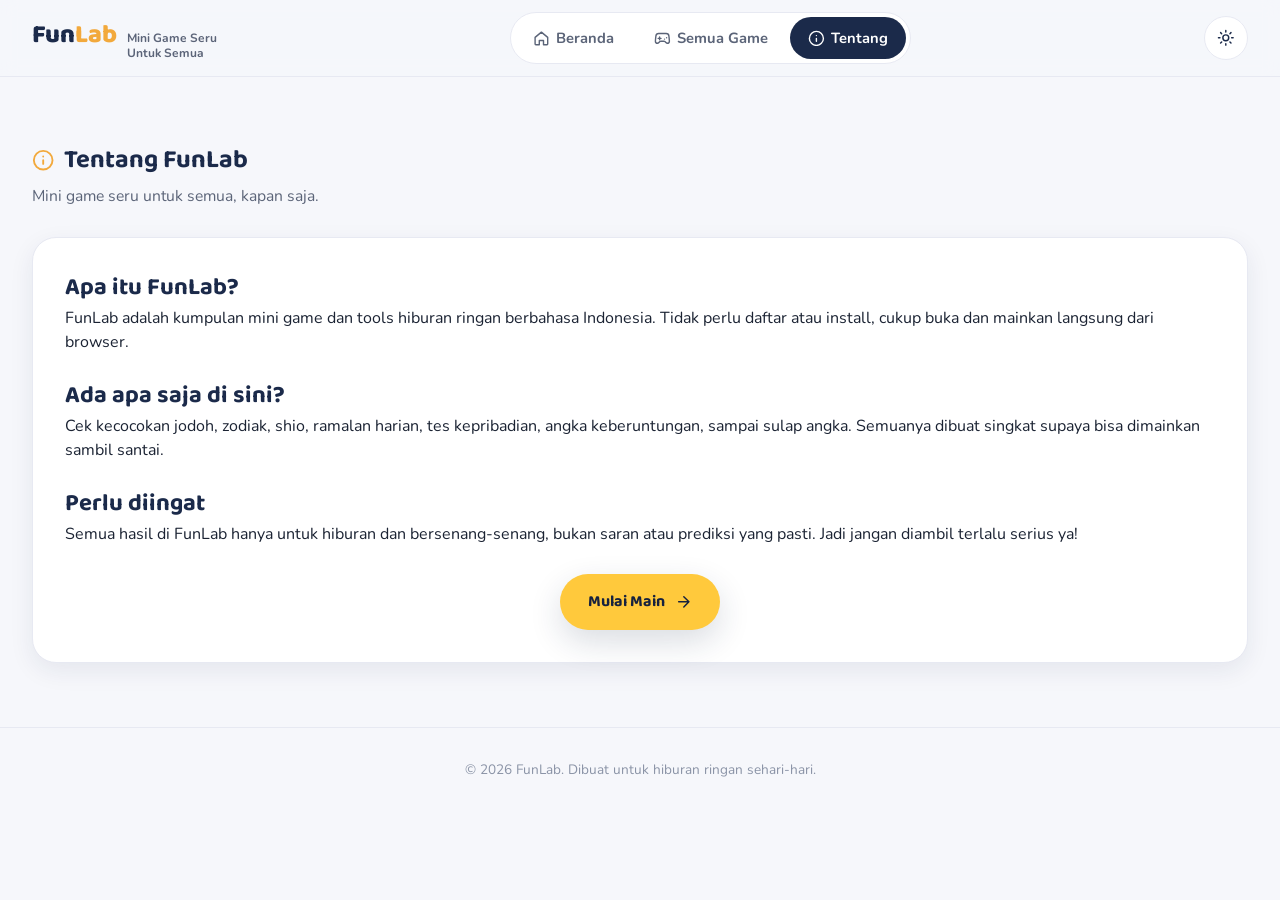
<file: about.html>
<!DOCTYPE html>
<html lang="id">
<head>
  <meta charset="UTF-8">
  <meta name="viewport" content="width=device-width, initial-scale=1.0">
  <title>Tentang — FunLab</title>
  <meta name="description" content="Tentang FunLab, kumpulan mini game seru berbahasa Indonesia untuk hiburan ringan sehari-hari.">
  <link rel="stylesheet" href="assets/css/style.css">
</head>
<body>

  <header class="site-header">
    <div class="container">
      <a href="index.html" class="logo">
        <span class="logo-mark">Fun<span>Lab</span></span>
        <span class="logo-tagline">Mini Game Seru<br>Untuk Semua</span>
      </a>

      <nav class="main-nav">
        <a href="index.html"><i data-icon="home"></i> Beranda</a>
        <a href="games.html"><i data-icon="gamepad"></i> Semua Game</a>
        <a href="about.html" class="active"><i data-icon="info"></i> Tentang</a>
      </nav>

      <button class="theme-toggle" type="button" aria-label="Ganti tema"></button>
    </div>
  </header>

  <section class="section">
    <div class="container">
      <div class="section-head">
        <div>
          <h1 class="section-title"><span class="icon"><i data-icon="info"></i></span> Tentang FunLab</h1>
          <p class="section-sub">Mini game seru untuk semua, kapan saja.</p>
        </div>
      </div>

      <div class="game-panel">
        <h2>Apa itu FunLab?</h2>
        <p>FunLab adalah kumpulan mini game dan tools hiburan ringan berbahasa Indonesia. Tidak perlu daftar atau install, cukup buka dan mainkan langsung dari browser.</p>

        <h2 style="margin-top: 24px;">Ada apa saja di sini?</h2>
        <p>Cek kecocokan jodoh, zodiak, shio, ramalan harian, tes kepribadian, angka keberuntungan, sampai sulap angka. Semuanya dibuat singkat supaya bisa dimainkan sambil santai.</p>

        <h2 style="margin-top: 24px;">Perlu diingat</h2>
        <p>Semua hasil di FunLab hanya untuk hiburan dan bersenang-senang, bukan saran atau prediksi yang pasti. Jadi jangan diambil terlalu serius ya!</p>

        <div class="hero-cta" style="margin-top: 28px;">
          <a href="games.html" class="btn-primary">Mulai Main <i data-icon="arrow-right"></i></a>
        </div>
      </div>
    </div>
  </section>

  <footer class="site-footer">
    <div class="container">
      <p>© 2026 FunLab. Dibuat untuk hiburan ringan sehari-hari.</p>
    </div>
  </footer>

  <script src="assets/js/icons.js"></script>
  <script src="assets/js/main.js"></script>
</body>
</html>
</file>
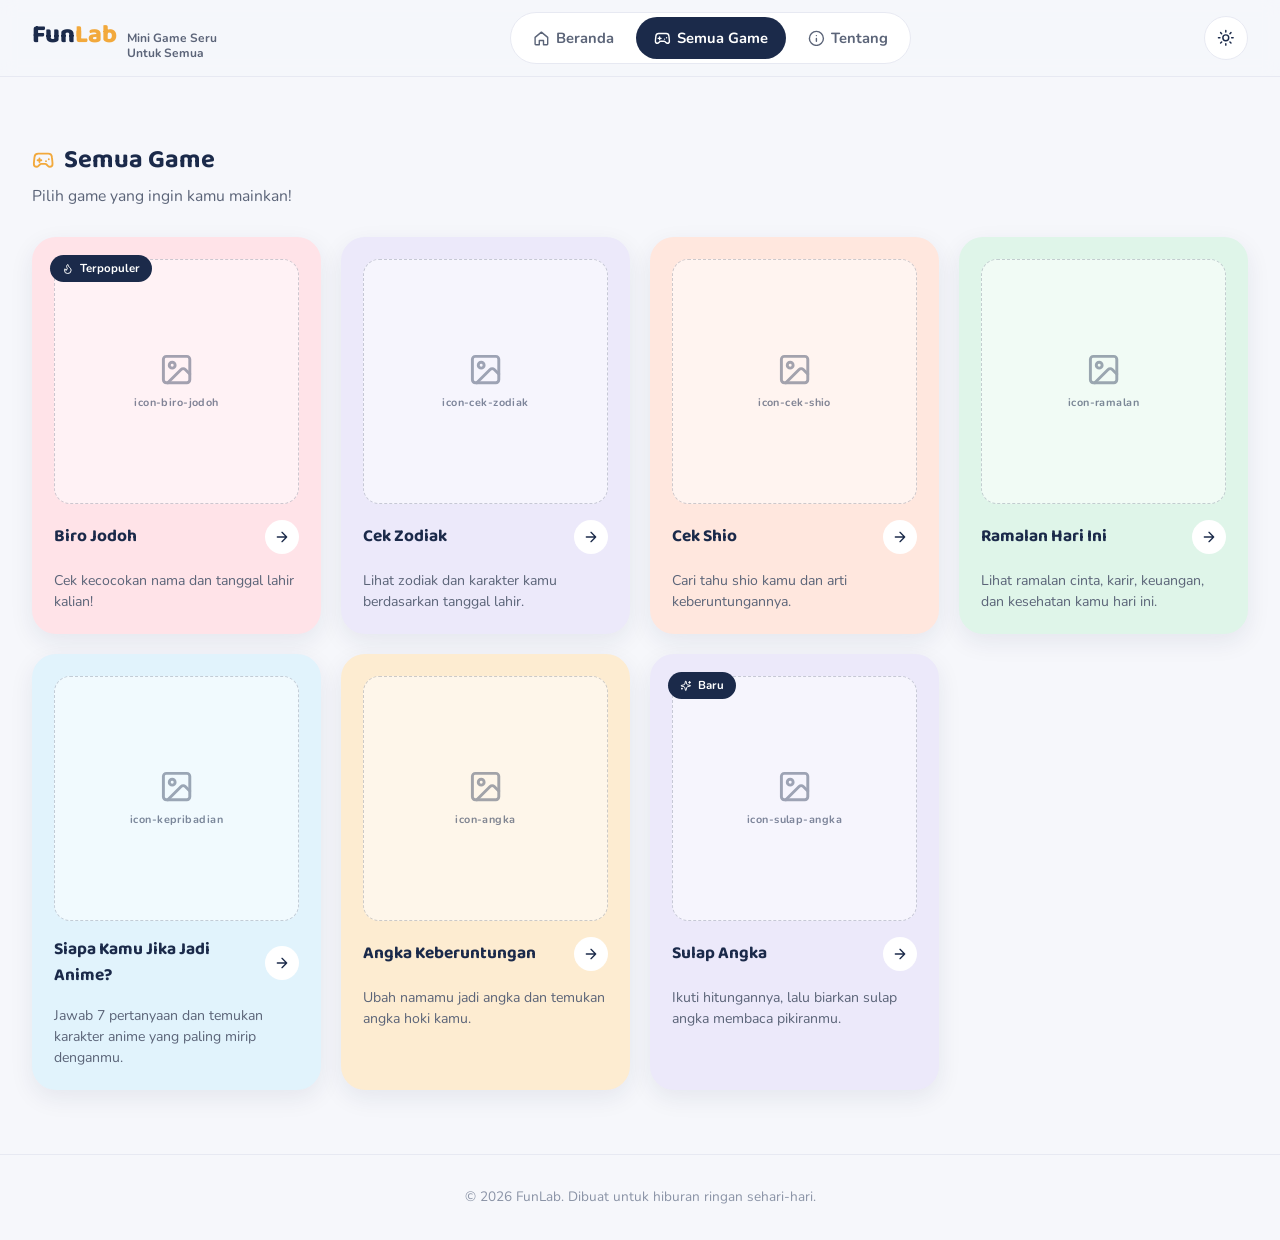
<file: games.html>
<!DOCTYPE html>
<html lang="id">
<head>
  <meta charset="UTF-8">
  <meta name="viewport" content="width=device-width, initial-scale=1.0">
  <title>Semua Game — FunLab</title>
  <meta name="description" content="Daftar lengkap mini game FunLab: jodoh, zodiak, shio, ramalan, tes kepribadian, angka keberuntungan, dan sulap angka.">
  <link rel="stylesheet" href="assets/css/style.css">
</head>
<body>

  <header class="site-header">
    <div class="container">
      <a href="index.html" class="logo">
        <span class="logo-mark">Fun<span>Lab</span></span>
        <span class="logo-tagline">Mini Game Seru<br>Untuk Semua</span>
      </a>

      <nav class="main-nav">
        <a href="index.html"><i data-icon="home"></i> Beranda</a>
        <a href="games.html" class="active"><i data-icon="gamepad"></i> Semua Game</a>
        <a href="about.html"><i data-icon="info"></i> Tentang</a>
      </nav>

      <button class="theme-toggle" type="button" aria-label="Ganti tema"></button>
    </div>
  </header>

  <section class="section">
    <div class="container">
      <div class="section-head">
        <div>
          <h1 class="section-title"><span class="icon"><i data-icon="gamepad"></i></span> Semua Game</h1>
          <p class="section-sub">Pilih game yang ingin kamu mainkan!</p>
        </div>
      </div>

      <div class="game-grid">

        <a class="game-card" style="--card-bg: var(--coral-100)" href="games/biro-jodoh/index.html" target="_blank" rel="noopener">
          <span class="badge"><i data-icon="flame"></i> Terpopuler</span>
          <div class="img-placeholder" data-asset="icon-biro-jodoh" style="--ph-color: rgba(255,255,255,0.55)"><i data-icon="image"></i></div>
          <h3>Biro Jodoh <span class="arrow"><i data-icon="arrow-right"></i></span></h3>
          <p>Cek kecocokan nama dan tanggal lahir kalian!</p>
        </a>

        <a class="game-card" style="--card-bg: var(--purple-100)" href="games/cek-zodiak/index.html" target="_blank" rel="noopener">
          <div class="img-placeholder" data-asset="icon-cek-zodiak" style="--ph-color: rgba(255,255,255,0.55)"><i data-icon="image"></i></div>
          <h3>Cek Zodiak <span class="arrow"><i data-icon="arrow-right"></i></span></h3>
          <p>Lihat zodiak dan karakter kamu berdasarkan tanggal lahir.</p>
        </a>

        <a class="game-card" style="--card-bg: var(--peach-100)" href="games/cek-shio/index.html" target="_blank" rel="noopener">
          <div class="img-placeholder" data-asset="icon-cek-shio" style="--ph-color: rgba(255,255,255,0.55)"><i data-icon="image"></i></div>
          <h3>Cek Shio <span class="arrow"><i data-icon="arrow-right"></i></span></h3>
          <p>Cari tahu shio kamu dan arti keberuntungannya.</p>
        </a>

        <a class="game-card" style="--card-bg: var(--green-100)" href="games/ramalan-hari-ini/index.html" target="_blank" rel="noopener">
          <div class="img-placeholder" data-asset="icon-ramalan" style="--ph-color: rgba(255,255,255,0.55)"><i data-icon="image"></i></div>
          <h3>Ramalan Hari Ini <span class="arrow"><i data-icon="arrow-right"></i></span></h3>
          <p>Lihat ramalan cinta, karir, keuangan, dan kesehatan kamu hari ini.</p>
        </a>

        <a class="game-card" style="--card-bg: var(--sky-100)" href="games/tes-kepribadian/index.html" target="_blank" rel="noopener">
          <div class="img-placeholder" data-asset="icon-kepribadian" style="--ph-color: rgba(255,255,255,0.55)"><i data-icon="image"></i></div>
          <h3>Siapa Kamu Jika Jadi Anime? <span class="arrow"><i data-icon="arrow-right"></i></span></h3>
          <p>Jawab 7 pertanyaan dan temukan karakter anime yang paling mirip denganmu.</p>
        </a>

        <a class="game-card" style="--card-bg: var(--gold-100)" href="games/angka-keberuntungan/index.html" target="_blank" rel="noopener">
          <div class="img-placeholder" data-asset="icon-angka" style="--ph-color: rgba(255,255,255,0.55)"><i data-icon="image"></i></div>
          <h3>Angka Keberuntungan <span class="arrow"><i data-icon="arrow-right"></i></span></h3>
          <p>Ubah namamu jadi angka dan temukan angka hoki kamu.</p>
        </a>

        <a class="game-card" style="--card-bg: var(--purple-100)" href="games/sulap-angka/index.html" target="_blank" rel="noopener">
          <span class="badge"><i data-icon="sparkles"></i> Baru</span>
          <div class="img-placeholder" data-asset="icon-sulap-angka" style="--ph-color: rgba(255,255,255,0.55)"><i data-icon="image"></i></div>
          <h3>Sulap Angka <span class="arrow"><i data-icon="arrow-right"></i></span></h3>
          <p>Ikuti hitungannya, lalu biarkan sulap angka membaca pikiranmu.</p>
        </a>

      </div>
    </div>
  </section>

  <footer class="site-footer">
    <div class="container">
      <p>© 2026 FunLab. Dibuat untuk hiburan ringan sehari-hari.</p>
    </div>
  </footer>

  <script src="assets/js/icons.js"></script>
  <script src="assets/js/main.js"></script>
</body>
</html>
</file>
<file: assets/css/style.css>
/* =========================================================
   FUNLAB — Global Stylesheet
   Dipakai oleh index.html dan semua halaman di /games/*
   ========================================================= */

@import url('https://fonts.googleapis.com/css2?family=Baloo+2:wght@500;600;700;800&family=Nunito:wght@400;600;700;800&display=swap');

:root {
  /* ---- Warna dasar ---- */
  --navy-900: #16213E;
  --navy-800: #1B2A4A;
  --navy-700: #24345C;

  --yellow-500: #FFC93C;
  --yellow-600: #F2A93C;

  --coral-500: #FF6B81;
  --coral-100: #FFE3E8;

  --purple-500: #8B7FD9;
  --purple-100: #ECE9FA;

  --peach-500: #FF8A65;
  --peach-100: #FFE7DE;

  --green-500: #3FB57E;
  --green-100: #DFF5E9;

  --sky-500: #4DB6E5;
  --sky-100: #E1F3FC;

  --gold-500: #F2A93C;
  --gold-100: #FDECD1;

  --bg: #F6F7FB;
  --surface: #FFFFFF;
  --text-900: #1B2333;
  --text-600: #5B6478;
  --text-400: #8A93A6;
  --border: #E7E9F2;

  /* ---- Tipografi ---- */
  --font-display: 'Baloo 2', system-ui, sans-serif;
  --font-body: 'Nunito', system-ui, sans-serif;

  /* ---- Radius & bayangan ---- */
  --radius-lg: 24px;
  --radius-md: 16px;
  --radius-sm: 10px;
  --radius-pill: 999px;

  --shadow-card: 0 8px 24px rgba(27, 42, 74, 0.08);
  --shadow-pop: 0 12px 32px rgba(27, 42, 74, 0.16);
}

* { box-sizing: border-box; }

html {
  scroll-behavior: smooth;
}

body {
  margin: 0;
  font-family: var(--font-body);
  background: var(--bg);
  color: var(--text-900);
  line-height: 1.5;
  -webkit-font-smoothing: antialiased;
}

h1, h2, h3, h4 {
  font-family: var(--font-display);
  margin: 0;
  color: var(--navy-800);
}

p { margin: 0; }

a { text-decoration: none; color: inherit; }

img { max-width: 100%; display: block; }

button { font-family: var(--font-body); cursor: pointer; border: none; }

.container {
  max-width: 1280px;
  margin: 0 auto;
  padding: 0 32px;
}

/* ---- Placeholder gambar ----
   Kotak kosong penanda tempat aset. Label kecil di bawah icon menunjukkan
   nama aset (atribut data-asset). Ganti elemen ini dengan <img src="...">
   begitu aset asli sudah ada. Warna diatur lewat --ph-color di inline style. */
.img-placeholder {
  --ph-color: var(--purple-100);
  background: var(--ph-color);
  border-radius: var(--radius-md);
  display: flex;
  flex-direction: column;
  align-items: center;
  justify-content: center;
  gap: 8px;
  color: var(--navy-800);
  font-size: 2.2rem;
  overflow: hidden;
  border: 1.5px dashed rgba(27, 42, 74, 0.22);
}

.img-placeholder .fl-icon { opacity: 0.4; }

.img-placeholder::after {
  content: attr(data-asset);
  font-family: var(--font-body);
  font-size: 0.68rem;
  font-weight: 700;
  letter-spacing: 0.04em;
  opacity: 0.55;
}

/* =========================================================
   HEADER
   ========================================================= */

.site-header {
  position: sticky;
  top: 0;
  z-index: 50;
  background: rgba(246, 247, 251, 0.9);
  backdrop-filter: blur(8px);
  border-bottom: 1px solid var(--border);
}

.site-header .container {
  display: flex;
  align-items: center;
  justify-content: space-between;
  gap: 24px;
  height: 76px;
}

.logo {
  display: flex;
  align-items: baseline;
  gap: 10px;
}

.logo-mark {
  font-family: var(--font-display);
  font-weight: 800;
  font-size: 1.6rem;
  color: var(--navy-800);
}

.logo-mark span { color: var(--yellow-600); }

.logo-tagline {
  font-size: 0.75rem;
  color: var(--text-600);
  font-weight: 700;
  line-height: 1.2;
  display: none;
}

@media (min-width: 720px) {
  .logo-tagline { display: block; }
}

.main-nav {
  display: flex;
  align-items: center;
  gap: 4px;
  background: var(--surface);
  border: 1px solid var(--border);
  border-radius: var(--radius-pill);
  padding: 4px;
}

.main-nav a {
  display: flex;
  align-items: center;
  gap: 6px;
  padding: 10px 18px;
  border-radius: var(--radius-pill);
  font-weight: 700;
  font-size: 0.92rem;
  color: var(--text-600);
  white-space: nowrap;
}

.main-nav a.active {
  background: var(--navy-800);
  color: #fff;
}

.main-nav { display: none; }

@media (min-width: 960px) {
  .main-nav { display: flex; }
}

.theme-toggle {
  width: 44px;
  height: 44px;
  border-radius: 50%;
  background: var(--surface);
  border: 1px solid var(--border);
  display: flex;
  align-items: center;
  justify-content: center;
  font-size: 1.1rem;
  flex-shrink: 0;
}

/* =========================================================
   HERO
   ========================================================= */

.hero {
  background: radial-gradient(120% 140% at 80% 10%, var(--navy-700) 0%, var(--navy-900) 60%);
  border-radius: 0 0 40px 40px;
  overflow: hidden;
  position: relative;
}

.hero .container {
  display: grid;
  grid-template-columns: 1fr;
  gap: 28px;
  padding-top: 32px;
  padding-bottom: 40px;
}

.btn-primary {
  display: inline-flex;
  align-items: center;
  gap: 10px;
  background: var(--yellow-500);
  color: var(--navy-900);
  font-family: var(--font-display);
  font-weight: 700;
  font-size: 1rem;
  padding: 16px 28px;
  border-radius: var(--radius-pill);
  box-shadow: var(--shadow-pop);
  transition: transform 0.15s ease;
}

.btn-primary:hover { transform: translateY(-2px); }

.hero-visual {
  position: relative;
  z-index: 1;
}

.hero-banner {
  display: block;
  width: 100%;
  height: auto;
  border-radius: var(--radius-lg);
  box-shadow: var(--shadow-pop);
}

.hero-cta {
  position: relative;
  z-index: 1;
  text-align: center;
}

/* Teks untuk pembaca layar & mesin pencari, tidak tampil di layar */
.sr-only {
  position: absolute;
  width: 1px;
  height: 1px;
  padding: 0;
  margin: -1px;
  overflow: hidden;
  clip: rect(0, 0, 0, 0);
  white-space: nowrap;
  border: 0;
}

/* =========================================================
   SECTIONS
   ========================================================= */

.section {
  padding: 64px 0;
}

.section-head {
  display: flex;
  align-items: flex-end;
  justify-content: space-between;
  gap: 20px;
  margin-bottom: 28px;
}

.section-title {
  display: flex;
  align-items: center;
  gap: 10px;
  font-size: 1.6rem;
  font-weight: 700;
  margin-bottom: 6px;
}

.section-title .icon { font-size: 1.3rem; }

.section-sub {
  color: var(--text-600);
  font-size: 0.98rem;
}

.btn-ghost {
  display: inline-flex;
  align-items: center;
  gap: 8px;
  background: var(--surface);
  border: 1px solid var(--border);
  padding: 10px 18px;
  border-radius: var(--radius-pill);
  font-weight: 700;
  font-size: 0.9rem;
  color: var(--navy-800);
  white-space: nowrap;
}

/* ---- Grid kartu game populer ---- */

.game-grid {
  display: grid;
  grid-template-columns: repeat(2, 1fr);
  gap: 20px;
}

@media (min-width: 720px) {
  .game-grid { grid-template-columns: repeat(3, 1fr); }
}

@media (min-width: 1080px) {
  .game-grid { grid-template-columns: repeat(4, 1fr); }
}

.game-card {
  background: var(--card-bg, var(--purple-100));
  border-radius: var(--radius-lg);
  padding: 22px;
  display: flex;
  flex-direction: column;
  gap: 16px;
  box-shadow: var(--shadow-card);
  position: relative;
  transition: transform 0.15s ease, box-shadow 0.15s ease;
}

.game-card:hover {
  transform: translateY(-4px);
  box-shadow: var(--shadow-pop);
}

.game-card .img-placeholder {
  width: 100%;
  aspect-ratio: 1 / 1;
  --ph-color: rgba(255,255,255,0.55);
}

.game-card .badge {
  position: absolute;
  top: 18px;
  left: 18px;
  background: var(--navy-800);
  color: #fff;
  font-size: 0.72rem;
  font-weight: 700;
  padding: 5px 12px;
  border-radius: var(--radius-pill);
}

.game-card h3 {
  font-size: 1.08rem;
  display: flex;
  align-items: center;
  justify-content: space-between;
  gap: 8px;
}

.game-card .arrow {
  width: 34px;
  height: 34px;
  border-radius: 50%;
  background: #fff;
  display: flex;
  align-items: center;
  justify-content: center;
  flex-shrink: 0;
  font-size: 0.95rem;
  color: var(--navy-800);
}

.game-card p {
  color: var(--text-600);
  font-size: 0.88rem;
  flex: 1;
}

/* ---- Kategori ---- */

.category-grid {
  display: grid;
  grid-template-columns: 1fr;
  gap: 16px;
}

@media (min-width: 640px) {
  .category-grid { grid-template-columns: repeat(2, 1fr); }
}

@media (min-width: 960px) {
  .category-grid { grid-template-columns: repeat(3, 1fr); }
}

@media (min-width: 1200px) {
  .category-grid { grid-template-columns: repeat(6, 1fr); }
}

.category-card {
  background: var(--surface);
  border: 1px solid var(--border);
  border-radius: var(--radius-md);
  padding: 18px;
  display: flex;
  align-items: center;
  gap: 14px;
}

.category-card .icon-box {
  width: 46px;
  height: 46px;
  border-radius: var(--radius-sm);
  background: var(--cat-bg, var(--coral-100));
  display: flex;
  align-items: center;
  justify-content: center;
  font-size: 1.3rem;
  flex-shrink: 0;
}

.category-card .cat-name {
  font-weight: 800;
  font-size: 0.98rem;
  color: var(--cat-color, var(--coral-500));
  margin-bottom: 2px;
}

.category-card .cat-count {
  font-size: 0.82rem;
  color: var(--text-400);
  font-weight: 700;
}

.category-card .cat-arrow {
  margin-left: auto;
  width: 30px;
  height: 30px;
  border-radius: 50%;
  background: var(--bg);
  display: flex;
  align-items: center;
  justify-content: center;
  font-size: 0.85rem;
  color: var(--text-600);
  flex-shrink: 0;
}

/* =========================================================
   FOOTER
   ========================================================= */

.site-footer {
  border-top: 1px solid var(--border);
  padding: 32px 0;
  color: var(--text-400);
  font-size: 0.85rem;
  text-align: center;
}

/* =========================================================
   MODE GELAP
   Diaktifkan lewat tombol tema di header (lihat main.js)
   ========================================================= */

body[data-theme="dark"] {
  --bg: #0F1524;
  --surface: #1B2333;
  --text-900: #F2F4FA;
  --text-600: #AEB6CC;
  --text-400: #7C859E;
  --border: #2A3350;
}

body[data-theme="dark"] .site-header {
  background: rgba(15, 21, 36, 0.85);
}

body[data-theme="dark"] h1,
body[data-theme="dark"] h2,
body[data-theme="dark"] h3,
body[data-theme="dark"] h4 {
  color: var(--text-900);
}

/* =========================================================
   HALAMAN GAME (placeholder)
   ========================================================= */

.game-page-hero {
  padding: 48px 0 32px;
}

.game-page-hero .icon-box {
  width: 72px;
  height: 72px;
  border-radius: var(--radius-md);
  display: flex;
  align-items: center;
  justify-content: center;
  font-size: 2.2rem;
  margin-bottom: 20px;
  background: var(--cat-bg, var(--purple-100));
}

.game-page-hero h1 {
  font-size: clamp(1.8rem, 4vw, 2.4rem);
  margin-bottom: 12px;
}

.game-page-hero p {
  color: var(--text-600);
  max-width: 60ch;
  font-size: 1rem;
}

.game-panel {
  background: var(--surface);
  border: 1px solid var(--border);
  border-radius: var(--radius-lg);
  padding: 32px;
  box-shadow: var(--shadow-card);
}

.coming-soon {
  display: flex;
  flex-direction: column;
  align-items: center;
  text-align: center;
  gap: 14px;
  padding: 48px 20px;
}

.coming-soon .img-placeholder {
  width: 140px;
  height: 140px;
  border-radius: var(--radius-lg);
  font-size: 3rem;
}

.coming-soon h2 {
  font-size: 1.3rem;
}

.coming-soon p {
  color: var(--text-600);
  max-width: 42ch;
}

/* =========================================================
   IKON (SVG inline — lihat assets/js/icons.js)
   ========================================================= */

[data-icon] {
  display: inline-flex;
  align-items: center;
  justify-content: center;
  font-style: normal;
  line-height: 0;
}

.fl-icon {
  width: 1em;
  height: 1em;
  flex-shrink: 0;
}

.main-nav a .fl-icon { font-size: 1.05rem; }

.section-title .icon {
  display: inline-flex;
  font-size: 1.4rem;
  color: var(--yellow-600);
}

.btn-primary .fl-icon,
.btn-ghost .fl-icon { font-size: 1.1em; }

.theme-toggle { color: var(--navy-800); }
body[data-theme="dark"] .theme-toggle { color: var(--yellow-500); }

.game-card .badge {
  display: inline-flex;
  align-items: center;
  gap: 6px;
}

.game-card .arrow .fl-icon { font-size: 1rem; }
.category-card .icon-box { color: var(--cat-color, var(--coral-500)); }
.game-page-hero .icon-box { color: var(--navy-800); }
.category-card .cat-arrow .fl-icon { font-size: 0.95rem; }

@keyframes fl-spin { to { transform: rotate(360deg); } }

/* =========================================================
   KOMPONEN GAME (dipakai bersama oleh halaman /games/*)
   ========================================================= */

[hidden] { display: none !important; }

button:focus-visible,
a:focus-visible,
.input:focus-visible,
.select:focus-visible {
  outline: 3px solid var(--purple-500);
  outline-offset: 2px;
}

.form-field label {
  display: block;
  font-weight: 800;
  font-size: 0.85rem;
  color: var(--text-600);
  margin-bottom: 6px;
}

.input,
.select {
  width: 100%;
  padding: 13px 14px;
  border: 1.5px solid var(--border);
  border-radius: var(--radius-sm);
  background: var(--surface);
  color: var(--text-900);
  font-family: var(--font-body);
  font-size: 1rem;
}

.input::placeholder { color: var(--text-400); }

.input:focus,
.select:focus {
  outline: none;
  border-color: var(--purple-500);
  box-shadow: 0 0 0 3px rgba(139, 127, 217, 0.25);
}

.btn {
  display: inline-flex;
  align-items: center;
  justify-content: center;
  gap: 10px;
  padding: 14px 26px;
  border-radius: var(--radius-pill);
  font-family: var(--font-display);
  font-weight: 700;
  font-size: 1rem;
  transition: transform 0.15s ease, filter 0.15s ease;
}

.btn .fl-icon { font-size: 1.15em; }
.btn:hover:not(:disabled) { transform: translateY(-2px); }
.btn:disabled { opacity: 0.5; cursor: not-allowed; }
.btn-block { width: 100%; }

.btn-secondary {
  background: var(--bg);
  border: 1px solid var(--border);
  color: var(--text-900);
}

.form-error {
  margin-top: 14px;
  text-align: center;
  font-weight: 800;
  color: var(--coral-500);
}

.note {
  text-align: center;
  color: var(--text-400);
  font-size: 0.82rem;
  margin-top: 12px;
}

.pill {
  display: inline-flex;
  align-items: center;
  gap: 6px;
  background: var(--surface);
  border: 1px solid var(--border);
  border-radius: var(--radius-pill);
  padding: 7px 14px;
  font-weight: 800;
  font-size: 0.85rem;
}

/* Kartu pastel di mode gelap: teks harus tetap gelap agar terbaca */
body[data-theme="dark"] .game-card h3 { color: var(--navy-800); }
body[data-theme="dark"] .game-card p { color: #4A5468; }
body[data-theme="dark"] .coming-soon .img-placeholder { color: var(--navy-800); }

@media (prefers-reduced-motion: reduce) {
  *, *::before, *::after {
    animation-duration: 0.01ms !important;
    animation-iteration-count: 1 !important;
    transition-duration: 0.01ms !important;
    scroll-behavior: auto !important;
  }
}
</file>
<file: games/angka-keberuntungan/style.css>
/* Angka Keberuntungan — style khusus game ini.
   File global tetap dipakai dari /assets/css/style.css. */

.name-row { display: flex; gap: 12px; }
.name-row .input { flex: 1; text-transform: uppercase; }

/* ---- Loading ---- */
.calc-loading { text-align: center; padding: 40px 16px 24px; }

.calc-loading .spin { font-size: 3rem; color: var(--purple-500); }
.calc-loading .spin .fl-icon { animation: fl-spin 1.2s linear infinite; }

.loading-title {
  font-family: var(--font-display);
  font-weight: 700;
  font-size: 1.3rem;
  margin: 12px 0 4px;
  color: var(--text-900);
}

.loading-sub { color: var(--text-400); font-size: 0.85rem; font-weight: 700; }

.progress {
  height: 8px;
  background: var(--border);
  border-radius: var(--radius-pill);
  max-width: 420px;
  margin: 20px auto 0;
  overflow: hidden;
}

.progress-fill {
  height: 100%;
  width: 0;
  border-radius: inherit;
  background: linear-gradient(90deg, var(--coral-500), var(--purple-500));
  transition: width 0.5s ease;
}

/* ---- Hasil ---- */
#result {
  margin-top: 28px;
  padding-top: 28px;
  border-top: 1px dashed var(--border);
}

.lucky-name {
  text-align: center;
  font-family: var(--font-display);
  font-weight: 800;
  font-size: 1.7rem;
  color: var(--coral-500);
  overflow-wrap: anywhere;
}

.lucky-number-box { text-align: center; padding: 20px; }

.lucky-number-box small {
  display: block;
  font-weight: 800;
  letter-spacing: 0.12em;
  color: var(--text-400);
  font-size: 0.75rem;
}

.lucky-number {
  font-family: var(--font-display);
  font-weight: 800;
  font-size: 6rem;
  line-height: 1;
  color: var(--purple-500);
}

.formula-title {
  display: flex;
  align-items: center;
  gap: 8px;
  font-family: var(--font-display);
  font-weight: 700;
  font-size: 1.15rem;
  color: var(--text-900);
  margin-bottom: 4px;
}

.formula-title .fl-icon { color: var(--purple-500); }

.formula-step {
  border: 1px solid var(--border);
  border-radius: var(--radius-md);
  padding: 16px;
  margin: 10px 0;
  background: var(--bg);
  color: var(--text-900);
}

.formula-step b { color: var(--purple-500); }
.formula-line { margin-top: 8px; overflow-wrap: anywhere; }
.chain-arrow { display: inline-flex; vertical-align: middle; margin: 0 8px; color: var(--text-400); }

.letters { display: flex; flex-wrap: wrap; gap: 8px; margin-top: 10px; }

.letter {
  min-width: 44px;
  padding: 8px 10px;
  text-align: center;
  border: 1px solid var(--border);
  border-radius: 10px;
  background: var(--surface);
}

.letter strong { display: block; font-family: var(--font-display); }
.letter small { color: var(--text-400); font-weight: 700; }

.meaning {
  display: flex;
  align-items: center;
  justify-content: center;
  gap: 12px;
  margin-top: 16px;
  padding: 18px;
  border-radius: var(--radius-md);
  background: var(--gold-100);
  color: var(--navy-800);
  font-weight: 800;
  text-align: center;
}

.meaning .fl-icon { font-size: 1.5rem; color: var(--gold-500); }

@media (max-width: 600px) {
  .name-row { flex-direction: column; }
  .game-panel { padding: 20px; }
  .lucky-number { font-size: 4.5rem; }
}
</file>
<file: games/biro-jodoh/style.css>
/* Biro Jodoh — style khusus game ini.
   File global tetap dipakai dari /assets/css/style.css. */

.couple-grid {
  display: grid;
  grid-template-columns: 1fr 1fr;
  gap: 16px;
  margin-bottom: 8px;
}

.person-form {
  background: var(--bg);
  border: 1px solid var(--border);
  border-radius: var(--radius-md);
  padding: 20px;
  display: flex;
  flex-direction: column;
  gap: 14px;
}

.form-title {
  display: flex;
  align-items: center;
  gap: 10px;
  font-family: var(--font-display);
  font-weight: 700;
  font-size: 1.1rem;
  color: var(--text-900);
}

.form-title .fl-icon { color: var(--coral-500); font-size: 1.3rem; }

#go { margin-top: 18px; }

#result {
  margin-top: 28px;
  padding-top: 28px;
  border-top: 1px dashed var(--border);
}

.names {
  display: flex;
  align-items: center;
  justify-content: center;
  gap: 14px;
  flex-wrap: wrap;
  text-align: center;
  font-family: var(--font-display);
  font-weight: 800;
  font-size: clamp(1.4rem, 4vw, 1.9rem);
  color: var(--text-900);
}

.names-heart { display: inline-flex; color: var(--coral-500); font-size: 1.6rem; }

.score { text-align: center; margin: 22px 0; }

.score small {
  display: block;
  font-weight: 800;
  letter-spacing: 0.12em;
  color: var(--text-400);
  font-size: 0.75rem;
}

.score-num {
  font-family: var(--font-display);
  font-weight: 800;
  line-height: 1.1;
  color: var(--coral-500);
}

.score-num strong { font-size: 4.5rem; }
.score-num span { font-size: 2rem; }

.meter {
  height: 12px;
  border-radius: var(--radius-pill);
  background: var(--border);
  max-width: 520px;
  margin: 12px auto 0;
  overflow: hidden;
}

.meter-fill {
  display: block;
  height: 100%;
  width: 0;
  border-radius: inherit;
  background: linear-gradient(90deg, var(--coral-500), var(--yellow-500), var(--green-500));
  transition: width 0.9s ease;
}

.stats {
  display: grid;
  grid-template-columns: repeat(4, 1fr);
  gap: 10px;
}

.stat {
  background: var(--bg);
  border: 1px solid var(--border);
  border-radius: var(--radius-md);
  padding: 14px 10px;
  text-align: center;
}

.stat [data-icon] { color: var(--purple-500); font-size: 1.25rem; margin-bottom: 4px; }

.stat b {
  display: block;
  font-family: var(--font-display);
  font-size: 1.4rem;
  color: var(--text-900);
}

.stat small { color: var(--text-600); font-weight: 700; }

.people {
  display: grid;
  grid-template-columns: 1fr 1fr;
  gap: 12px;
  margin-top: 14px;
}

.person {
  border: 1px solid var(--border);
  border-radius: var(--radius-md);
  padding: 16px;
}

.person-name {
  font-family: var(--font-display);
  font-weight: 700;
  font-size: 1.05rem;
  color: var(--text-900);
  margin-bottom: 8px;
  overflow-wrap: anywhere;
}

.person-meta {
  display: flex;
  flex-direction: column;
  gap: 6px;
  color: var(--text-600);
  font-size: 0.92rem;
  font-weight: 700;
}

.person-meta > div { display: flex; align-items: center; gap: 8px; }
.person-meta [data-icon] { color: var(--purple-500); }
.person-meta strong { color: var(--text-900); }

.verdict {
  display: flex;
  align-items: center;
  justify-content: center;
  gap: 12px;
  text-align: center;
  margin-top: 16px;
  padding: 18px;
  border-radius: var(--radius-md);
  background: var(--gold-100);
  color: var(--navy-800);
  font-weight: 800;
}

.verdict [data-icon],
.verdict #verdictIcon { font-size: 1.6rem; color: var(--gold-500); display: inline-flex; }

@media (max-width: 650px) {
  .couple-grid,
  .people { grid-template-columns: 1fr; }
  .stats { grid-template-columns: 1fr 1fr; }
  .game-panel { padding: 20px; }
}
</file>
<file: games/cek-shio/style.css>
/* Cek Shio — style khusus game ini.
   File global tetap dipakai dari /assets/css/style.css. */

.date-form {
  display: grid;
  grid-template-columns: 1fr 1fr 1.2fr;
  gap: 14px;
}

.date-form .btn { grid-column: 1 / -1; margin-top: 4px; }

.shio-result {
  margin-top: 28px;
  padding-top: 28px;
  border-top: 1px dashed var(--border);
}

.s-hero {
  text-align: center;
  padding: 32px 16px;
  border-radius: var(--radius-lg);
  background: linear-gradient(135deg, var(--peach-100), var(--gold-100));
  color: var(--navy-800);
}

.s-symbol {
  display: inline-flex;
  align-items: center;
  justify-content: center;
  width: 96px;
  height: 96px;
  border-radius: 50%;
  background: rgba(255, 255, 255, 0.7);
  color: var(--peach-500);
  font-size: 3rem;
  font-weight: 700;
  line-height: 1;
}

.s-name {
  font-family: var(--font-display);
  font-weight: 800;
  font-size: 2.2rem;
  margin: 10px 0 2px;
}

.s-period { color: #5B6478; font-weight: 700; }

.s-meta {
  display: flex;
  justify-content: center;
  flex-wrap: wrap;
  gap: 10px;
  margin-top: 16px;
}

.s-meta .pill {
  background: #fff;
  color: var(--navy-800);
  border-color: transparent;
}

.s-imlek {
  max-width: 46ch;
  margin: 14px auto 0;
  font-size: 0.85rem;
  color: #5B6478;
}

.s-aura {
  margin-top: 18px;
  padding: 20px;
  border-radius: var(--radius-md);
  background: var(--purple-100);
  color: var(--navy-800);
  text-align: center;
}

.s-aura-title {
  display: inline-flex;
  align-items: center;
  gap: 8px;
  font-weight: 800;
  font-size: 0.85rem;
  letter-spacing: 0.06em;
  text-transform: uppercase;
}

.s-aura-name {
  font-family: var(--font-display);
  font-weight: 800;
  font-size: 1.6rem;
  margin: 4px 0 2px;
}

.s-aura p { color: #4A5468; }

.s-grid {
  display: grid;
  grid-template-columns: 1fr 1fr;
  gap: 14px;
  margin-top: 18px;
}

.s-box {
  border: 1px solid var(--border);
  border-radius: var(--radius-md);
  padding: 18px;
  background: var(--surface);
}

.s-box-title {
  display: flex;
  align-items: center;
  gap: 10px;
  font-family: var(--font-display);
  font-weight: 700;
  font-size: 1.02rem;
  color: var(--text-900);
  margin-bottom: 8px;
}

.s-box-title .fl-icon { color: var(--peach-500); font-size: 1.2rem; }
.s-box p { color: var(--text-600); font-size: 0.92rem; }

.s-lucky {
  display: grid;
  grid-template-columns: repeat(3, 1fr);
  gap: 14px;
  margin-top: 18px;
}

.s-lucky-item {
  padding: 18px 14px;
  border-radius: var(--radius-md);
  background: var(--gold-100);
  color: var(--navy-800);
  text-align: center;
}

.s-lucky-item span {
  display: inline-flex;
  align-items: center;
  justify-content: center;
  gap: 6px;
  font-size: 0.82rem;
  font-weight: 700;
}

.s-lucky-item strong {
  display: block;
  margin-top: 6px;
  font-family: var(--font-display);
  font-size: 1.3rem;
}

@media (max-width: 650px) {
  .date-form,
  .s-grid,
  .s-lucky { grid-template-columns: 1fr; }
  .game-panel { padding: 20px; }
}
</file>
<file: games/cek-zodiak/style.css>
/* Cek Zodiak — style khusus game ini.
   File global tetap dipakai dari /assets/css/style.css. */

.date-form {
  display: grid;
  grid-template-columns: 1fr 1fr 1.2fr;
  gap: 14px;
}

.date-form .btn { grid-column: 1 / -1; margin-top: 4px; }

.zodiac-result {
  margin-top: 28px;
  padding-top: 28px;
  border-top: 1px dashed var(--border);
}

.z-hero {
  text-align: center;
  padding: 32px 16px;
  border-radius: var(--radius-lg);
  background: linear-gradient(135deg, var(--purple-100), var(--sky-100));
  color: var(--navy-800);
}

.z-symbol {
  display: inline-flex;
  align-items: center;
  justify-content: center;
  width: 96px;
  height: 96px;
  border-radius: 50%;
  background: rgba(255, 255, 255, 0.7);
  color: var(--purple-500);
  font-size: 3.4rem;
}

.z-name {
  font-family: var(--font-display);
  font-weight: 800;
  font-size: 2.2rem;
  margin: 10px 0 2px;
}

.z-period { color: #5B6478; font-weight: 700; }

.z-meta {
  display: flex;
  justify-content: center;
  flex-wrap: wrap;
  gap: 10px;
  margin-top: 16px;
}

.z-meta .pill {
  background: #fff;
  color: var(--navy-800);
  border-color: transparent;
}

.z-grid {
  display: grid;
  grid-template-columns: 1fr 1fr;
  gap: 14px;
  margin-top: 18px;
}

.z-box {
  border: 1px solid var(--border);
  border-radius: var(--radius-md);
  padding: 18px;
  background: var(--surface);
}

.z-box-title {
  display: flex;
  align-items: center;
  gap: 10px;
  font-family: var(--font-display);
  font-weight: 700;
  font-size: 1.02rem;
  color: var(--text-900);
  margin-bottom: 8px;
}

.z-box-title .fl-icon { color: var(--purple-500); font-size: 1.2rem; }
.z-box p { color: var(--text-600); font-size: 0.92rem; }

.lucky {
  margin-top: 18px;
  padding: 20px;
  border-radius: var(--radius-md);
  background: var(--gold-100);
  color: var(--navy-800);
  text-align: center;
}

.lucky-title {
  display: inline-flex;
  align-items: center;
  gap: 8px;
  font-weight: 800;
  margin-bottom: 6px;
}

.lucky-row { font-weight: 700; }
.lucky strong { font-family: var(--font-display); font-size: 1.3rem; }

@media (max-width: 650px) {
  .date-form,
  .z-grid { grid-template-columns: 1fr; }
  .game-panel { padding: 20px; }
}
</file>
<file: games/ramalan-hari-ini/style.css>
/* Ramalan Hari Ini — style khusus game ini.
   File global tetap dipakai dari /assets/css/style.css.
   Tambahkan override atau komponen baru di bawah ini. */
</file>
<file: games/sulap-angka/style.css>
/* Sulap Angka — style khusus game ini.
   File global tetap dipakai dari /assets/css/style.css. */

.magic-layout {
  display: grid;
  grid-template-columns: 340px minmax(0, 1fr);
  gap: 22px;
  align-items: start;
}

/* ---- Kalkulator ---- */
.calculator {
  background: var(--surface);
  border: 1px solid var(--border);
  border-radius: var(--radius-lg);
  box-shadow: var(--shadow-card);
  padding: 20px;
  position: sticky;
  top: 96px;
}

.panel-title {
  display: flex;
  align-items: center;
  gap: 8px;
  font-family: var(--font-display);
  font-weight: 700;
  font-size: 1.05rem;
  color: var(--text-900);
  margin-bottom: 14px;
}

.panel-title .fl-icon { color: var(--purple-500); font-size: 1.2rem; }

.calc-display {
  height: 68px;
  border-radius: var(--radius-md);
  background: var(--navy-900);
  color: #fff;
  display: flex;
  align-items: center;
  justify-content: flex-end;
  padding: 0 16px;
  font-family: var(--font-display);
  font-size: 1.7rem;
  font-weight: 700;
  overflow: hidden;
  white-space: nowrap;
  margin-bottom: 12px;
}

.keys {
  display: grid;
  grid-template-columns: repeat(4, 1fr);
  gap: 8px;
}

.keys button {
  height: 54px;
  border-radius: var(--radius-sm);
  background: var(--bg);
  border: 1px solid var(--border);
  color: var(--text-900);
  font-size: 1.15rem;
  font-weight: 800;
  display: flex;
  align-items: center;
  justify-content: center;
  transition: transform 0.1s ease;
}

.keys button:hover { filter: brightness(0.97); }
.keys button:active { transform: scale(0.96); }
.keys .danger { background: var(--coral-100); color: #C43B52; border-color: transparent; }
.keys .equal { background: var(--yellow-500); color: var(--navy-900); border-color: transparent; }
.keys .zero { grid-column: span 2; }
.keys .fl-icon { font-size: 1.3rem; }

.calc-note {
  font-size: 0.8rem;
  line-height: 1.5;
  color: var(--text-400);
  margin: 14px 2px 0;
}

/* ---- Tab game ---- */
.magic-tabs {
  display: flex;
  flex-wrap: wrap;
  gap: 8px;
  margin-bottom: 14px;
}

.tab {
  display: inline-flex;
  align-items: center;
  gap: 8px;
  padding: 11px 18px;
  border-radius: var(--radius-pill);
  border: 1px solid var(--border);
  background: var(--surface);
  color: var(--text-600);
  font-weight: 800;
  font-size: 0.92rem;
}

.tab .fl-icon { font-size: 1.1rem; }

.tab[aria-selected="true"] {
  background: var(--navy-800);
  border-color: var(--navy-800);
  color: #fff;
}

body[data-theme="dark"] .tab[aria-selected="true"] {
  background: var(--yellow-500);
  border-color: var(--yellow-500);
  color: var(--navy-900);
}

/* ---- Kartu game ---- */
.magic-card {
  background: var(--surface);
  border: 1px solid var(--border);
  border-radius: var(--radius-lg);
  box-shadow: var(--shadow-card);
  padding: 28px;
  min-height: 480px;
}

.magic-tag {
  font-size: 0.72rem;
  font-weight: 800;
  letter-spacing: 0.14em;
  color: var(--purple-500);
}

.magic-card h2 { font-size: 1.7rem; margin: 6px 0; }
.magic-lead { color: var(--text-600); }

.step {
  margin-top: 26px;
  padding: 26px;
  border-radius: var(--radius-md);
  background: var(--bg);
  border: 1px solid var(--border);
  text-align: center;
}

.step-number {
  font-size: 0.75rem;
  font-weight: 800;
  letter-spacing: 0.12em;
  color: var(--text-400);
}

.step-text {
  font-family: var(--font-display);
  font-weight: 600;
  font-size: 1.4rem;
  line-height: 1.35;
  max-width: 600px;
  margin: 14px auto 20px;
  color: var(--text-900);
}

.timer {
  font-family: var(--font-display);
  font-size: 2.6rem;
  font-weight: 800;
  color: var(--text-900);
  margin-bottom: 16px;
}

.btn.ready { animation: fl-pulse 1s infinite; }
@keyframes fl-pulse { 50% { transform: scale(1.04); } }

.final-input {
  margin-top: 26px;
  padding: 24px;
  background: var(--bg);
  border: 1px solid var(--border);
  border-radius: var(--radius-md);
}

.final-input label { display: block; font-weight: 800; margin-bottom: 10px; }
.final-input .input { margin-bottom: 12px; font-size: 1.15rem; }
.secret-note { font-size: 0.85rem; color: var(--text-400); margin-top: 12px; }

.magic-result { text-align: center; padding: 32px 12px; }

.result-label {
  font-size: 0.72rem;
  font-weight: 800;
  letter-spacing: 0.15em;
  color: var(--purple-500);
}

.big {
  font-family: var(--font-display);
  font-weight: 800;
  font-size: 4.5rem;
  line-height: 1.1;
  margin: 6px 0;
  color: var(--text-900);
}

.magic-result p { color: var(--text-600); max-width: 520px; margin: 0 auto 18px; }

.formula-box {
  max-width: 520px;
  margin: 0 auto 18px;
  padding: 14px 16px;
  border-radius: var(--radius-md);
  background: var(--purple-100);
  color: var(--navy-800);
  font-weight: 700;
}

@media (max-width: 820px) {
  .magic-layout { grid-template-columns: 1fr; }
  .calculator { position: static; }
  .magic-card { padding: 20px; }
  .step-text { font-size: 1.2rem; }
}
</file>
<file: games/tes-kepribadian/style.css>
/* Siapa Kamu Jika Jadi Anime? — style khusus game ini.
   File global tetap dipakai dari /assets/css/style.css. */

[hidden] { display: none !important; }

.a-step {
  font-weight: 800;
  font-size: 0.8rem;
  letter-spacing: 0.1em;
  text-transform: uppercase;
  color: var(--purple-500);
}

.a-progress {
  height: 8px;
  margin: 10px 0 22px;
  border-radius: var(--radius-pill);
  background: var(--border);
  overflow: hidden;
}

.a-bar {
  height: 100%;
  width: 0;
  border-radius: var(--radius-pill);
  background: var(--purple-500);
  transition: width 0.3s ease;
}

.a-question {
  font-size: 1.45rem;
  line-height: 1.35;
  margin-bottom: 16px;
}

.a-textarea {
  width: 100%;
  min-height: 150px;
  padding: 13px 14px;
  border: 1.5px solid var(--border);
  border-radius: var(--radius-sm);
  background: var(--surface);
  color: var(--text-900);
  font-family: var(--font-body);
  font-size: 1rem;
  line-height: 1.5;
  resize: vertical;
}

.a-textarea::placeholder { color: var(--text-400); }

.a-textarea:focus {
  outline: none;
  border-color: var(--purple-500);
  box-shadow: 0 0 0 3px rgba(139, 127, 217, 0.25);
}

.a-actions {
  display: flex;
  gap: 12px;
  margin-top: 16px;
}

.a-actions .btn { flex: 1; }

.a-loading {
  text-align: center;
  padding: 48px 12px;
  color: var(--text-600);
}

.a-loading strong {
  display: block;
  font-family: var(--font-display);
  font-size: 1.2rem;
  color: var(--text-900);
}

.a-loading p { margin-top: 6px; }

.a-loader {
  width: 48px;
  height: 48px;
  margin: 0 auto 18px;
  border: 5px solid var(--purple-100);
  border-top-color: var(--purple-500);
  border-radius: 50%;
  animation: fl-spin 1s linear infinite;
}

.a-hero {
  text-align: center;
  padding: 32px 16px;
  border-radius: var(--radius-lg);
  background: linear-gradient(135deg, var(--purple-100), var(--sky-100));
  color: var(--navy-800);
}

.a-badge {
  font-weight: 800;
  font-size: 0.75rem;
  letter-spacing: 0.14em;
  text-transform: uppercase;
  color: var(--purple-500);
}

.a-character {
  font-family: var(--font-display);
  font-weight: 800;
  font-size: 2.2rem;
  margin: 8px 0 2px;
}

.a-anime { color: #5B6478; font-weight: 700; }

.a-match {
  margin-top: 14px;
  font-family: var(--font-display);
  font-weight: 800;
  font-size: 1.2rem;
}

.a-traits {
  display: flex;
  justify-content: center;
  flex-wrap: wrap;
  gap: 10px;
  margin-top: 16px;
}

.a-traits .pill {
  background: #fff;
  color: var(--navy-800);
  border-color: transparent;
}

.a-box {
  margin-top: 18px;
  padding: 18px;
  border: 1px solid var(--border);
  border-radius: var(--radius-md);
  background: var(--surface);
}

.a-box-title {
  display: flex;
  align-items: center;
  gap: 10px;
  margin-bottom: 8px;
  font-family: var(--font-display);
  font-weight: 700;
  font-size: 1.02rem;
  color: var(--text-900);
}

.a-box-title .fl-icon { color: var(--purple-500); font-size: 1.2rem; }
.a-box p { color: var(--text-600); font-size: 0.95rem; }

@media (max-width: 650px) {
  .game-panel { padding: 20px; }
  .a-question { font-size: 1.2rem; }
  .a-character { font-size: 1.8rem; }
}
</file>
